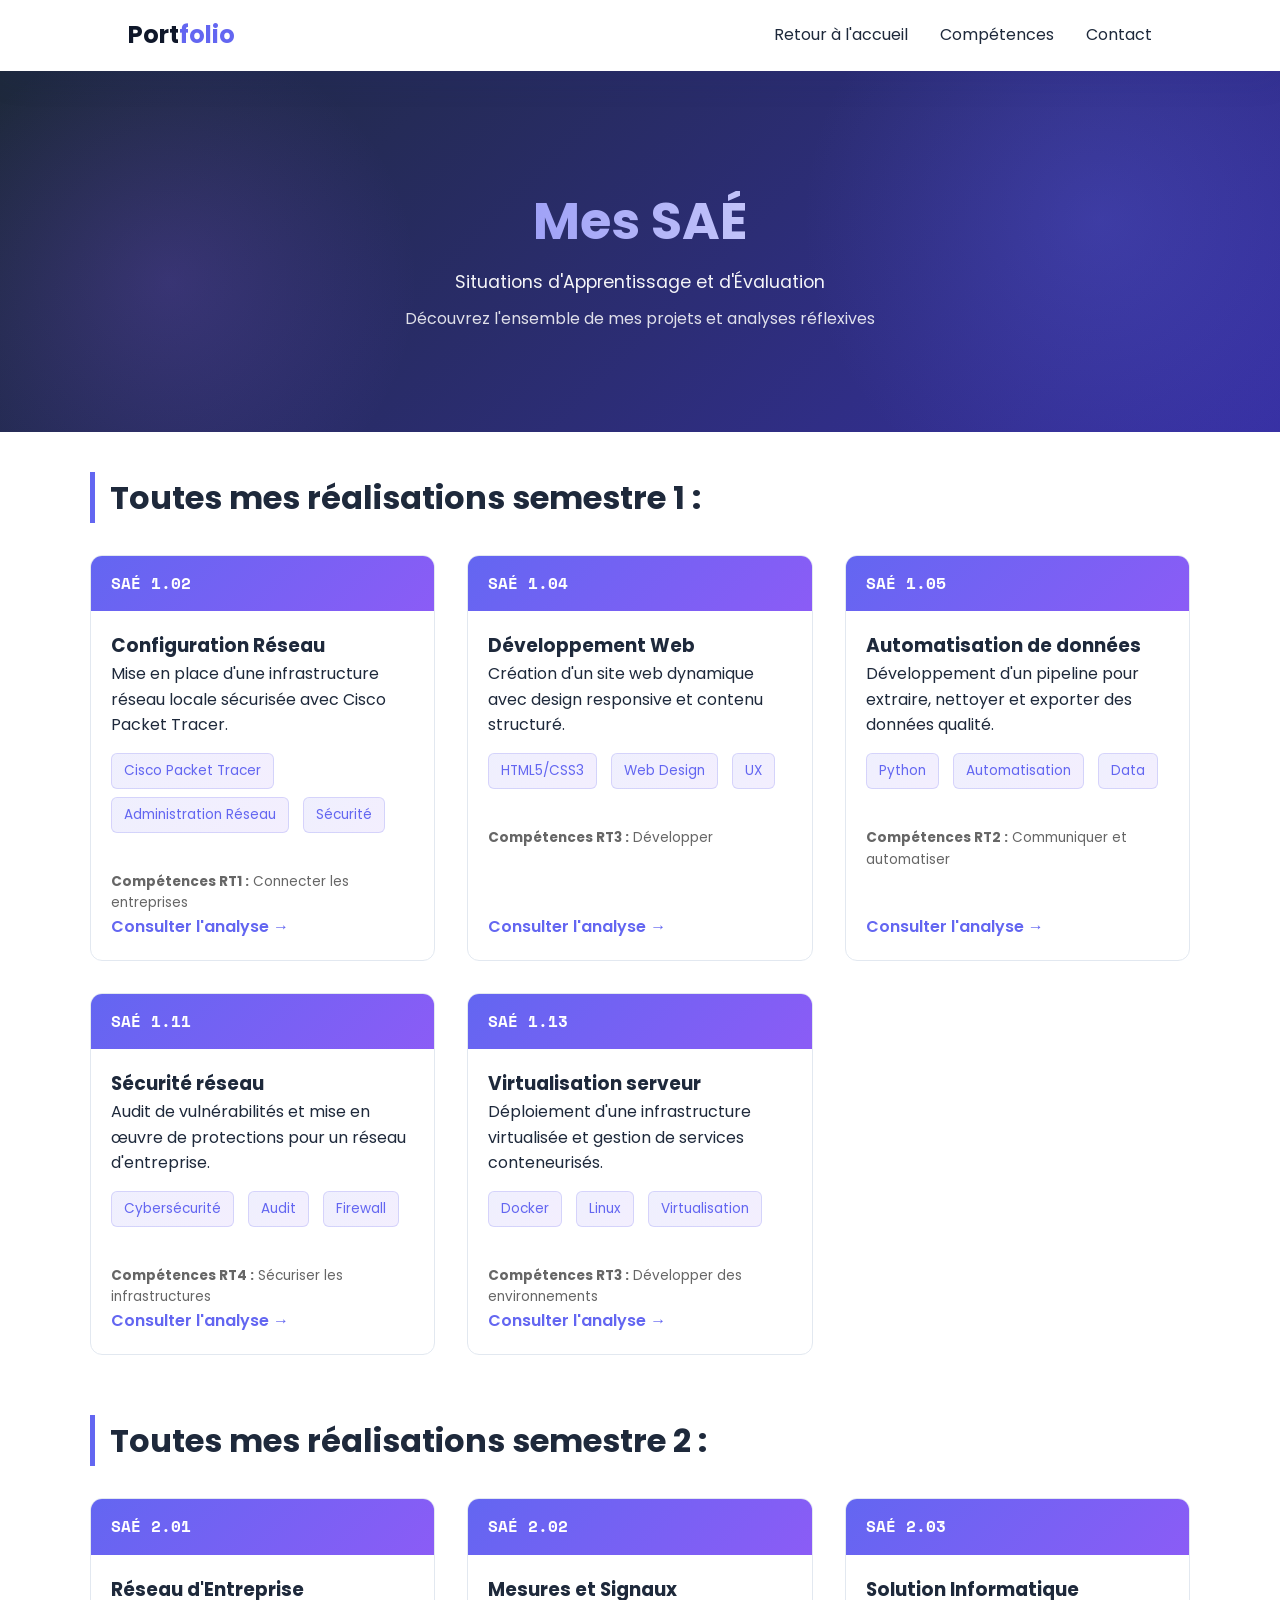
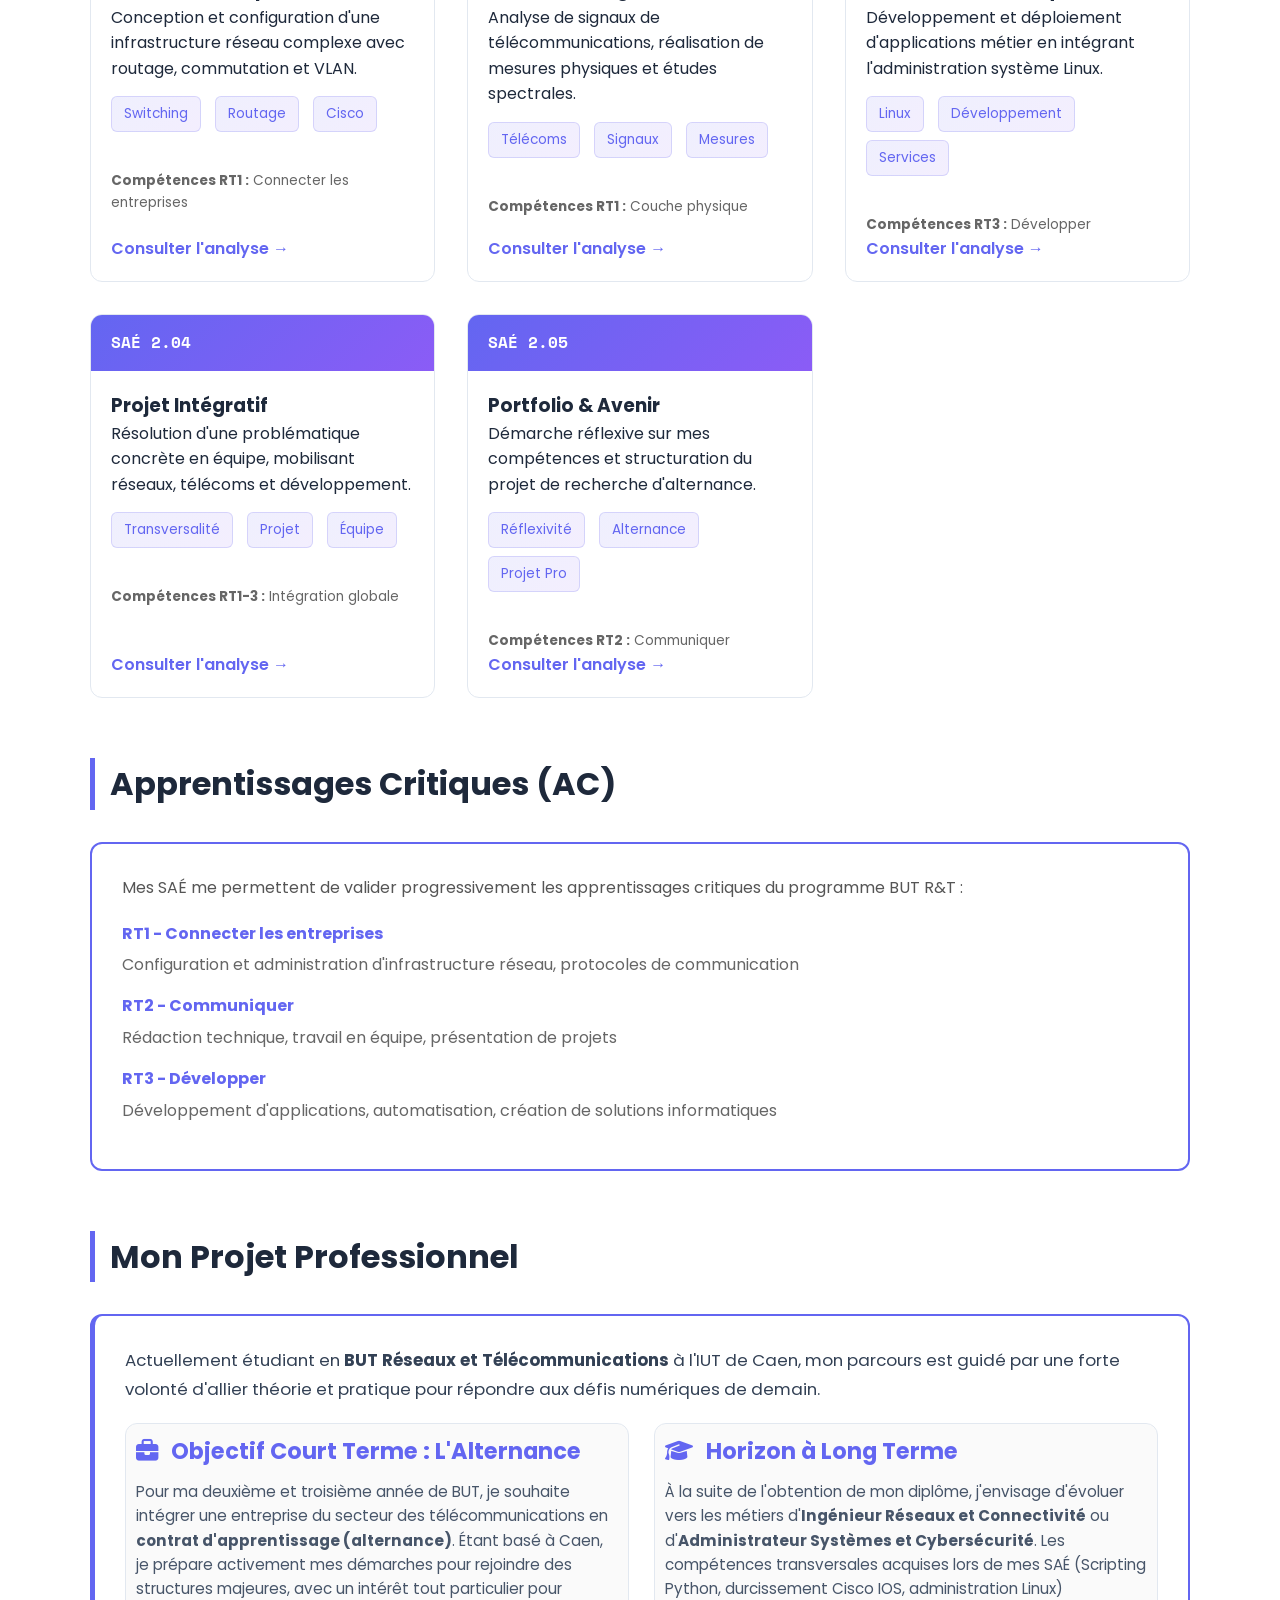
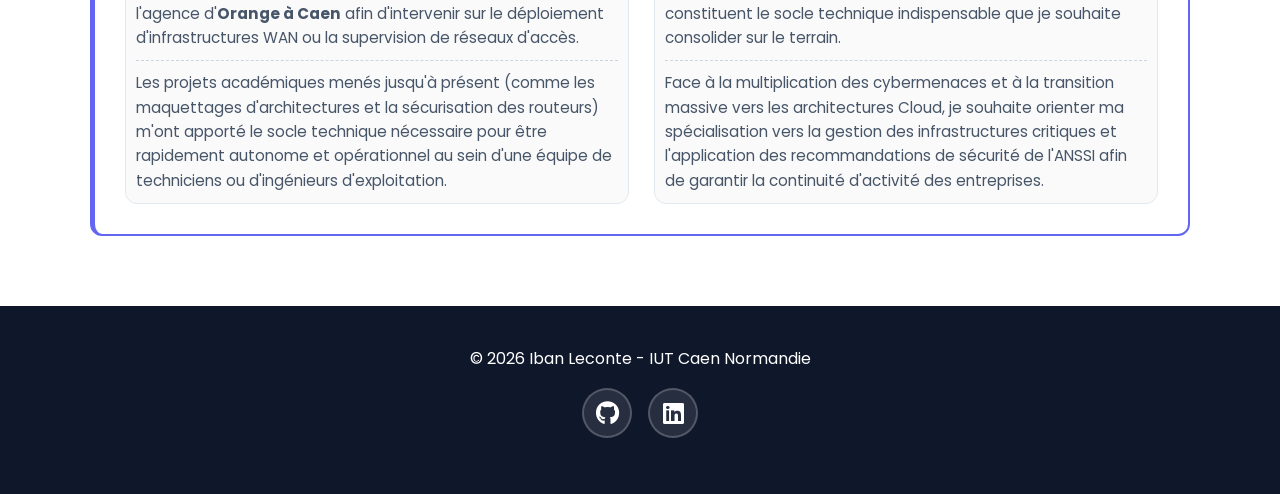
<file: sae.html>
<!DOCTYPE html>
<html lang="fr">

<head>
    <meta charset="UTF-8">
    <meta name="viewport" content="width=device-width, initial-scale=1.0">
    <title>Mes SAÉ - Portfolio Iban Leconte</title>
    <link rel="stylesheet" href="style.css">
    <link href="https://fonts.googleapis.com/css2?family=Poppins:wght@300;400;600&family=Space+Mono&display=swap" rel="stylesheet">
    <link rel="stylesheet" href="https://cdnjs.cloudflare.com/ajax/libs/font-awesome/6.4.0/css/all.min.css">
</head>

<body>

    <nav>
        <div class="logo">Port<span>folio</span></div>
        <div class="menu-toggle">
            <span></span>
            <span></span>
            <span></span>
        </div>
        <ul class="nav-links">
            <li><a href="index.html">Retour à l'accueil</a></li>
            <li><a href="index.html#skills">Compétences</a></li>
            <li><a href="index.html#contact">Contact</a></li>
        </ul>
    </nav>

    <header class="sae-list-hero">
        <div class="container">
            <h1 style="margin-bottom: 15px; background: linear-gradient(90deg, var(--primary) 0%, white 100%); background-clip: text; -webkit-background-clip: text; -webkit-text-fill-color: transparent; color: transparent;">Mes SAÉ</h1>
            <p style="font-size: 1.1rem; opacity: 0.95;">Situations d'Apprentissage et d'Évaluation</p>
            <p style="margin-top: 10px; opacity: 0.85;">Découvrez l'ensemble de mes projets et analyses réflexives</p>
        </div>
    </header>

    <main class="container">
        
        <section class="sae-section">
            <h2 class="section-title">Toutes mes réalisations semestre 1 :</h2>
            <div class="project-grid">
                
                <div class="card">
                <div class="card-header">SAÉ 1.02</div>
                    <div class="card-body">
                        <h3>Configuration Réseau</h3>
                        <p>Mise en place d'une infrastructure réseau locale sécurisée avec Cisco Packet Tracer.</p>
                        <div class="tags">
                            <span>Cisco Packet Tracer</span>
                            <span>Administration Réseau</span>
                            <span>Sécurité</span>
                        </div>
                        <p style="font-size: 0.85rem; color: #666; margin-top: 15px;">
                            <strong>Compétences RT1 :</strong> Connecter les entreprises
                        </p>
                        <a href="sae102.html" class="link-btn" style="display: inline-block; margin-top: 15px;">Consulter l'analyse &rarr;</a>
                    </div>
                </div>

                <div class="card">
                    <div class="card-header">SAÉ 1.04</div>
                    <div class="card-body">
                        <h3>Développement Web</h3>
                        <p>Création d'un site web dynamique avec design responsive et contenu structuré.</p>
                        <div class="tags">
                            <span>HTML5/CSS3</span>
                            <span>Web Design</span>
                            <span>UX</span>
                        </div>
                        <p style="font-size: 0.85rem; color: #666; margin-top: 15px;">
                            <strong>Compétences RT3 :</strong> Développer
                        </p>
                        <a href="sae14.html" class="link-btn" style="display: inline-block; margin-top: 15px;">Consulter l'analyse &rarr;</a>
                    </div>
                </div>

                <div class="card">
                    <div class="card-header">SAÉ 1.05</div>
                    <div class="card-body">
                        <h3>Automatisation de données</h3>
                        <p>Développement d'un pipeline pour extraire, nettoyer et exporter des données qualité.</p>
                        <div class="tags">
                            <span>Python</span>
                            <span>Automatisation</span>
                            <span>Data</span>
                        </div>
                        <p style="font-size: 0.85rem; color: #666; margin-top: 15px;">
                            <strong>Compétences RT2 :</strong> Communiquer et automatiser
                        </p>
                        <a href="sae15.html" class="link-btn" style="display: inline-block; margin-top: 15px;">Consulter l'analyse &rarr;</a>
                    </div>
                </div>

                <div class="card">
                    <div class="card-header">SAÉ 1.11</div>
                    <div class="card-body">
                        <h3>Sécurité réseau</h3>
                        <p>Audit de vulnérabilités et mise en œuvre de protections pour un réseau d'entreprise.</p>
                        <div class="tags">
                            <span>Cybersécurité</span>
                            <span>Audit</span>
                            <span>Firewall</span>
                        </div>
                        <p style="font-size: 0.85rem; color: #666; margin-top: 15px;">
                            <strong>Compétences RT4 :</strong> Sécuriser les infrastructures
                        </p>
                        <a href="sae11.html" class="link-btn" style="display: inline-block; margin-top: 15px;">Consulter l'analyse &rarr;</a>
                    </div>
                </div>

                <div class="card">
                    <div class="card-header">SAÉ 1.13</div>
                    <div class="card-body">
                        <h3>Virtualisation serveur</h3>
                        <p>Déploiement d'une infrastructure virtualisée et gestion de services conteneurisés.</p>
                        <div class="tags">
                            <span>Docker</span>
                            <span>Linux</span>
                            <span>Virtualisation</span>
                        </div>
                        <p style="font-size: 0.85rem; color: #666; margin-top: 15px;">
                            <strong>Compétences RT3 :</strong> Développer des environnements</p>
                        <a href="sae13.html" class="link-btn" style="display: inline-block; margin-top: 15px;">Consulter l'analyse &rarr;</a>
                    </div>
                </div>
            </div>
        </section>

        <!-- ESPACEMENT AJOUTÉ ICI POUR SÉPARER PROPREMENT LES DEUX SEMESTRES -->
        <div style="margin: 60px 0;"></div>
        
        <section class="sae-section">
            <h2 class="section-title">Toutes mes réalisations semestre 2 : </h2>
            <div class="project-grid">
                
                <div class="card">
                    <div class="card-header">SAÉ 2.01</div>
                    <div class="card-body">
                        <h3>Réseau d'Entreprise</h3>
                        <p>Conception et configuration d'une infrastructure réseau complexe avec routage, commutation et VLAN.</p>
                        <div class="tags">
                            <span>Switching</span>
                            <span>Routage</span>
                            <span>Cisco</span>
                        </div>
                        <p style="font-size: 0.85rem; color: #666; margin-top: 15px;">
                            <strong>Compétences RT1 :</strong> Connecter les entreprises
                        </p>
                        <a href="sae201.html" class="link-btn" style="display: inline-block; margin-top: 15px;">Consulter l'analyse &rarr;</a>
                    </div>
                </div>

                <div class="card">
                    <div class="card-header">SAÉ 2.02</div>
                    <div class="card-body">
                        <h3>Mesures et Signaux</h3>
                        <p>Analyse de signaux de télécommunications, réalisation de mesures physiques et études spectrales.</p>
                        <div class="tags">
                            <span>Télécoms</span>
                            <span>Signaux</span>
                            <span>Mesures</span>
                        </div>
                        <p style="font-size: 0.85rem; color: #666; margin-top: 15px;">
                            <strong>Compétences RT1 :</strong> Couche physique
                        </p>
                        <a href="sae202.html" class="link-btn" style="display: inline-block; margin-top: 15px;">Consulter l'analyse &rarr;</a>
                    </div>
                </div>

                <div class="card">
                    <div class="card-header">SAÉ 2.03</div>
                    <div class="card-body">
                        <h3>Solution Informatique</h3>
                        <p>Développement et déploiement d'applications métier en intégrant l'administration système Linux.</p>
                        <div class="tags">
                            <span>Linux</span>
                            <span>Développement</span>
                            <span>Services</span>
                        </div>
                        <p style="font-size: 0.85rem; color: #666; margin-top: 15px;">
                            <strong>Compétences RT3 :</strong> Développer
                        </p>
                        <a href="sae203.html" class="link-btn" style="display: inline-block; margin-top: 15px;">Consulter l'analyse &rarr;</a>
                    </div>
                </div>

                <div class="card">
                    <div class="card-header">SAÉ 2.04</div>
                    <div class="card-body">
                        <h3>Projet Intégratif</h3>
                        <p>Résolution d'une problématique concrète en équipe, mobilisant réseaux, télécoms et développement.</p>
                        <div class="tags">
                            <span>Transversalité</span>
                            <span>Projet</span>
                            <span>Équipe</span>
                        </div>
                        <p style="font-size: 0.85rem; color: #666; margin-top: 15px;">
                            <strong>Compétences RT1-3 :</strong> Intégration globale
                        </p>
                        <a href="sae204.html" class="link-btn" style="display: inline-block; margin-top: 15px;">Consulter l'analyse &rarr;</a>
                    </div>
                </div>

                <div class="card">
                    <div class="card-header">SAÉ 2.05</div>
                    <div class="card-body">
                        <h3>Portfolio & Avenir</h3>
                        <p>Démarche réflexive sur mes compétences et structuration du projet de recherche d'alternance.</p>
                        <div class="tags">
                            <span>Réflexivité</span>
                            <span>Alternance</span>
                            <span>Projet Pro</span>
                        </div>
                        <p style="font-size: 0.85rem; color: #666; margin-top: 15px;">
                            <strong>Compétences RT2 :</strong> Communiquer
                        </p>
                        <a href="sae205.html" class="link-btn" style="display: inline-block; margin-top: 15px;">Consulter l'analyse &rarr;</a>
                    </div>
                </div>

            </div>
        </section>

        <div style="margin: 60px 0;"></div>

        <section class="sae-section">
            <h2 class="section-title">Apprentissages Critiques (AC)</h2>
            <div class="path-card" style="width: 100%;">
                <p>Mes SAÉ me permettent de valider progressivement les apprentissages critiques du programme BUT R&T :</p>
                <ul style="list-style: none; padding-left: 0; margin-top: 20px;">
                    <li style="margin-bottom: 15px;">
                        <strong style="color: var(--primary);">RT1 - Connecter les entreprises</strong>
                        <p style="margin: 5px 0 0 0; color: #666;">Configuration et administration d'infrastructure réseau, protocoles de communication</p>
                    </li>
                    <li style="margin-bottom: 15px;">
                        <strong style="color: var(--primary);">RT2 - Communiquer</strong>
                        <p style="margin: 5px 0 0 0; color: #666;">Rédaction technique, travail en équipe, présentation de projets</p>
                    </li>
                    <li style="margin-bottom: 15px;">
                        <strong style="color: var(--primary);">RT3 - Développer</strong>
                        <p style="margin: 5px 0 0 0; color: #666;">Développement d'applications, automatisation, création de solutions informatiques</p>
                    </li>
                </ul>
            </div>
        </section>

        <div style="margin: 60px 0;"></div>

        <section class="sae-section">
            <h2 class="section-title">Mon Projet Professionnel</h2>
            <div class="path-card" style="width: 100%; border-left: 5px solid var(--primary);">
                <p style="font-size: 1.05rem; margin-bottom: 20px; color: #334155;">
                    Actuellement étudiant en <strong>BUT Réseaux et Télécommunications</strong> à l'IUT de Caen, mon parcours est guidé par une forte volonté d'allier théorie et pratique pour répondre aux défis numériques de demain.
                </p>
                
                <div class="project-grid" style="grid-template-columns: repeat(auto-fit, minmax(300px, 1fr)); gap: 25px; margin-top: 20px;">
                    <div class="card" style="background: #fafafa; border: 1px solid #e2e8f0; box-shadow: none;">
                        <div class="card-body" style="padding: 10px;">
                            <h3 style="color: var(--primary); margin-bottom: 10px;"><i class="fa-solid fa-briefcase" style="margin-right: 8px;"></i> Objectif Court Terme : L'Alternance</h3>
                            <p style="font-size: 0.95rem; color: #475569; line-height: 1.6;">
                                Pour ma deuxième et troisième année de BUT, je souhaite intégrer une entreprise du secteur des télécommunications en <strong>contrat d'apprentissage (alternance)</strong>. Étant basé à Caen, je prépare activement mes démarches pour rejoindre des structures majeures, avec un intérêt tout particulier pour l'agence d'<strong>Orange à Caen</strong> afin d'intervenir sur le déploiement d'infrastructures WAN ou la supervision de réseaux d'accès.
                            </p>
                            <p style="font-size: 0.95rem; color: #475569; line-height: 1.6; margin-top: 10px; border-top: 1px dashed #cbd5e1; padding-top: 10px;">
                                Les projets académiques menés jusqu'à présent (comme les maquettages d'architectures et la sécurisation des routeurs) m'ont apporté le socle technique nécessaire pour être rapidement autonome et opérationnel au sein d'une équipe de techniciens ou d'ingénieurs d'exploitation.
                            </p>
                        </div>
                    </div>

                    <div class="card" style="background: #fafafa; border: 1px solid #e2e8f0; box-shadow: none;">
                        <div class="card-body" style="padding: 10px;">
                            <h3 style="color: var(--primary); margin-bottom: 10px;"><i class="fa-solid fa-graduation-cap" style="margin-right: 8px;"></i> Horizon à Long Terme</h3>
                            <p style="font-size: 0.95rem; color: #475569; line-height: 1.6;">
                                À la suite de l'obtention de mon diplôme, j'envisage d'évoluer vers les métiers d'<strong>Ingénieur Réseaux et Connectivité</strong> ou d'<strong>Administrateur Systèmes et Cybersécurité</strong>. Les compétences transversales acquises lors de mes SAÉ (Scripting Python, durcissement Cisco IOS, administration Linux) constituent le socle technique indispensable que je souhaite consolider sur le terrain.
                            </p>
                            <p style="font-size: 0.95rem; color: #475569; line-height: 1.6; margin-top: 10px; border-top: 1px dashed #cbd5e1; padding-top: 10px;">
                                Face à la multiplication des cybermenaces et à la transition massive vers les architectures Cloud, je souhaite orienter ma spécialisation vers la gestion des infrastructures critiques et l'application des recommandations de sécurité de l'ANSSI afin de garantir la continuité d'activité des entreprises.
                            </p>
                        </div>
                    </div>
                </div>
            </div>
        </section>

    </main>

    <footer style="background: var(--dark); color: white; padding: 40px 10%; text-align: center; margin-top: 50px;">
        <p>&copy; 2026 Iban Leconte - IUT Caen Normandie</p>
        
        <ul class="social-links">
            <li><a href="https://github.com/iban18" target="_blank" rel="noopener noreferrer" title="GitHub"><i class="fab fa-github"></i></a></li>
            <li><a href="https://www.linkedin.com/in/iban-leconte-3233163b8/" target="_blank" rel="noopener noreferrer" title="LinkedIn"><i class="fab fa-linkedin"></i></a></li>
        </ul>
    </footer>

    <script src="script.js"></script>
</body>

</html>
</file>
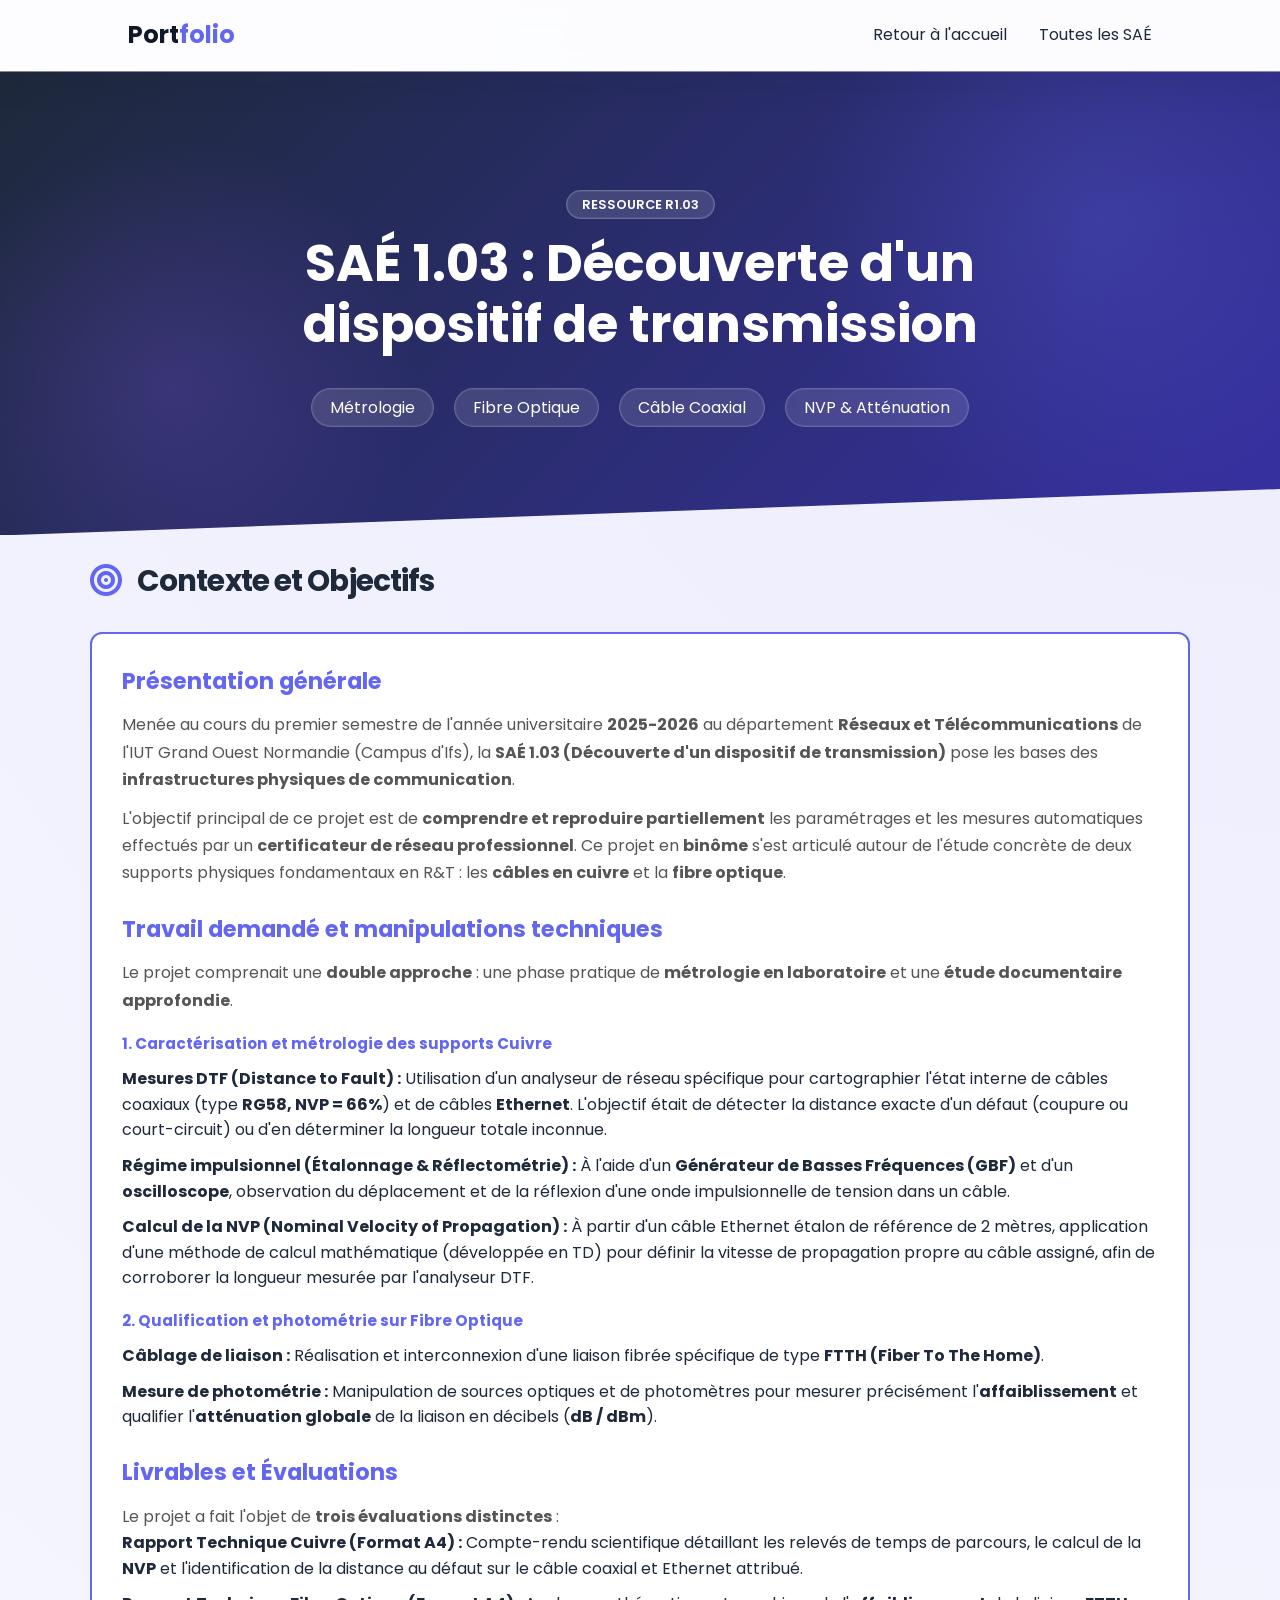
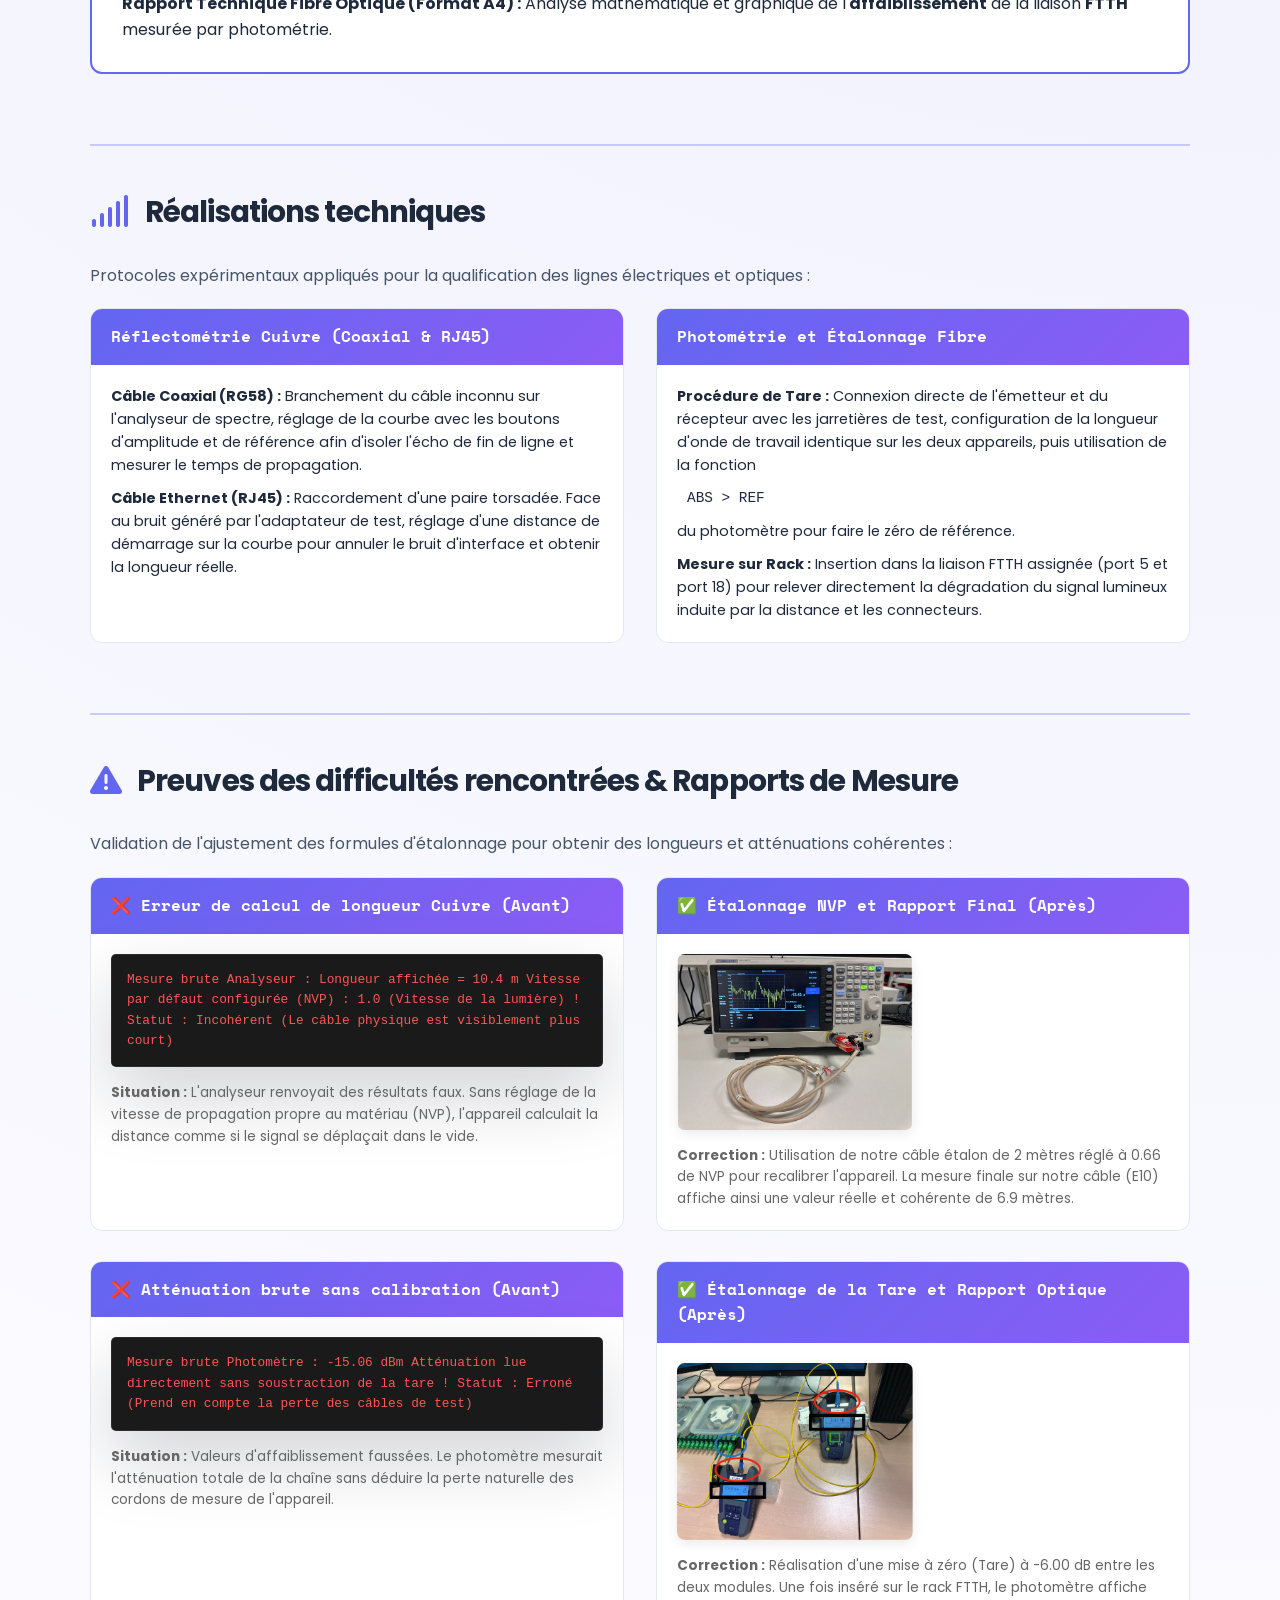
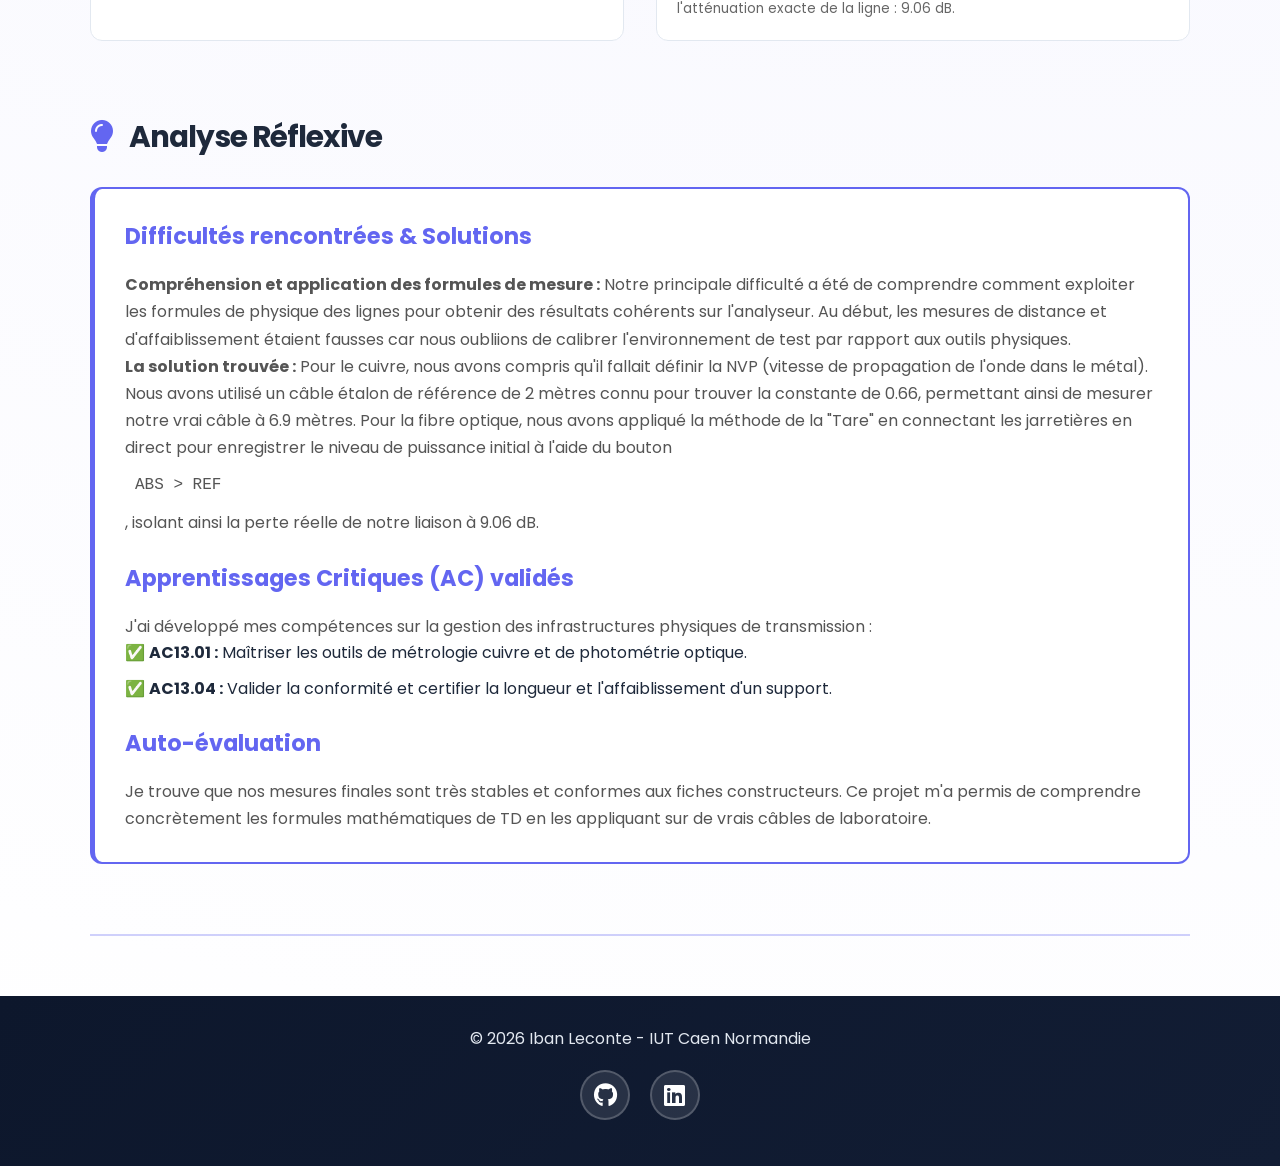
<file: sae13.html>
<!DOCTYPE html>
<html lang="fr">

<head>
    <meta charset="UTF-8">
    <meta name="viewport" content="width=device-width, initial-scale=1.0">
    <title>SAÉ 1.03 - Portfolio Iban Leconte</title>

    <link rel="stylesheet" href="style.css">
    <link href="https://fonts.googleapis.com/css2?family=Poppins:wght@300;400;600&family=Space+Mono&display=swap"
        rel="stylesheet">
    <link rel="stylesheet" href="https://cdnjs.cloudflare.com/ajax/libs/font-awesome/6.4.0/css/all.min.css">
</head>

<body class="sae-page">

    <nav class="glass-nav">
        <div class="logo">Port<span>folio</span></div>
        <div class="menu-toggle">
            <span></span>
            <span></span>
            <span></span>
        </div>
        <ul class="nav-links">
            <li><a href="index.html">Retour à l'accueil</a></li>
            <li><a href="index.html#sae">Toutes les SAÉ</a></li>
        </ul>
    </nav>

    <header class="sae-hero">
        <div class="container">
            <span class="badge">Ressource R1.03</span>
            <h1>SAÉ 1.03 : Découverte d'un dispositif de transmission</h1>
            <div class="tags-container" style="margin-top: 15px;">
                <span class="tag-pill">Métrologie</span>
                <span class="tag-pill">Fibre Optique</span>
                <span class="tag-pill">Câble Coaxial</span>
                <span class="tag-pill">NVP & Atténuation</span>
            </div>
        </div>
    </header>

    <main class="container">
        <section class="content-block">
            <div class="block-header">
                <span class="icon"><i class="fa-solid fa-bullseye" aria-label="Objectif"></i></span>
                <h2>Contexte et Objectifs</h2>
            </div>
            <div class="path-card">
                <h3 style="color: var(--primary); margin-bottom: 12px;"> Présentation générale</h3>
                <p>Menée au cours du premier semestre de l'année universitaire <strong>2025-2026</strong> au département
                    <strong>Réseaux et Télécommunications</strong> de l'IUT Grand Ouest Normandie (Campus d'Ifs), la
                    <strong>SAÉ 1.03 (Découverte d'un dispositif de transmission)</strong> pose les bases des
                    <strong>infrastructures physiques de communication</strong>.</p>

                <p style="margin-top: 12px;">L'objectif principal de ce projet est de <strong>comprendre et reproduire
                        partiellement</strong> les paramétrages et les mesures automatiques effectués par un
                    <strong>certificateur de réseau professionnel</strong>. Ce projet en <strong>binôme</strong> s'est articulé autour de l'étude
                    concrète de deux supports physiques fondamentaux en R&T : les <strong>câbles en cuivre</strong> et
                    la <strong>fibre optique</strong>.</p>

                <h3 style="color: var(--primary); margin-top: 25px; margin-bottom: 12px;"> Travail demandé et
                    manipulations techniques</h3>
                <p>Le projet comprenait une <strong>double approche</strong> : une phase pratique de <strong>métrologie
                        en laboratoire</strong> et une <strong>étude documentaire approfondie</strong>.</p>

                <h4 style="color: var(--primary); margin-top: 18px; margin-bottom: 10px; font-size: 0.95rem;">1.
                    Caractérisation et métrologie des supports Cuivre</h4>
                <ul style="list-style: none; padding-left: 0;">
                    <li><strong>Mesures DTF (Distance to Fault) :</strong> Utilisation d'un analyseur de réseau
                        spécifique pour cartographier l'état interne de câbles coaxiaux (type <strong>RG58, NVP =
                            66%</strong>) et de câbles <strong>Ethernet</strong>. L'objectif était de détecter la
                        distance exacte d'un défaut (coupure ou court-circuit) ou d'en déterminer la longueur totale
                        inconnue.</li>
                    <li style="margin-top: 10px;"><strong>Régime impulsionnel (Étalonnage & Réflectométrie) :</strong> À
                        l'aide d'un <strong>Générateur de Basses Fréquences (GBF)</strong> et d'un
                        <strong>oscilloscope</strong>, observation du déplacement et de la réflexion d'une onde
                        impulsionnelle de tension dans un câble.</li>
                    <li style="margin-top: 10px;"><strong>Calcul de la NVP (Nominal Velocity of Propagation) :</strong>
                        À partir d'un câble Ethernet étalon de référence de 2 mètres, application d'une méthode de
                        calcul mathématique (développée en TD) pour définir la vitesse de propagation propre au câble
                        assigné, afin de corroborer la longueur mesurée par l'analyseur DTF.</li>
                </ul>

                <h4 style="color: var(--primary); margin-top: 18px; margin-bottom: 10px; font-size: 0.95rem;">2.
                    Qualification et photométrie sur Fibre Optique</h4>
                <ul style="list-style: none; padding-left: 0;">
                    <li><strong>Câblage de liaison :</strong> Réalisation et interconnexion d'une liaison fibrée
                        spécifique de type <strong>FTTH (Fiber To The Home)</strong>.</li>
                    <li style="margin-top: 10px;"><strong>Mesure de photométrie :</strong> Manipulation de sources
                        optiques et de photomètres pour mesurer précisément l'<strong>affaiblissement</strong> et
                        qualifier l'<strong>atténuation globale</strong> de la liaison en décibels (<strong>dB /
                            dBm</strong>).</li>
                </ul>

                <h3 style="color: var(--primary); margin-top: 25px; margin-bottom: 12px;"> Livrables et Évaluations</h3>
                <p>Le projet a fait l'objet de <strong>trois évaluations distinctes</strong> :</p>
                <ul style="list-style: none; padding-left: 0;">
                    <li><strong>Rapport Technique Cuivre (Format A4) :</strong> Compte-rendu scientifique détaillant les
                        relevés de temps de parcours, le calcul de la <strong>NVP</strong> et l'identification de la
                        distance au défaut sur le câble coaxial et Ethernet attribué.</li>
                    <li style="margin-top: 10px;"><strong>Rapport Technique Fibre Optique (Format A4) :</strong> Analyse
                        mathématique et graphique de l'<strong>affaiblissement</strong> de la liaison
                        <strong>FTTH</strong> mesurée par photométrie.</li>
                </ul>

                <div class="deliverables">
                    <ul class="check-list"></ul>
                </div>
            </div>
        </section>

        <hr style="margin: 40px 0; border: none; border-top: 2px solid var(--primary); opacity: 0.3;">

        <section class="content-block">
            <div class="block-header">
                <span class="icon"><i class="fa-solid fa-signal" aria-label="Réalisations techniques"></i></span>
                <h2>Réalisations techniques</h2>
            </div>
            <p style="margin-bottom: 20px; color: #475569;">Protocoles expérimentaux appliqués pour la qualification des lignes électriques et optiques :</p>
            <div class="project-grid">
                <div class="card">
                    <div class="card-header">Réflectométrie Cuivre (Coaxial & RJ45)</div>
                    <div class="card-body">
                        <p style="font-size: 0.9rem; margin-bottom: 10px;"><strong>Câble Coaxial (RG58) :</strong> Branchement du câble inconnu sur l'analyseur de spectre, réglage de la courbe avec les boutons d'amplitude et de référence afin d'isoler l'écho de fin de ligne et mesurer le temps de propagation.</p>
                        <p style="font-size: 0.9rem;"><strong>Câble Ethernet (RJ45) :</strong> Raccordement d'une paire torsadée. Face au bruit généré par l'adaptateur de test, réglage d'une distance de démarrage sur la courbe pour annuler le bruit d'interface et obtenir la longueur réelle.</p>
                    </div>
                </div>
                <div class="card">
                    <div class="card-header">Photométrie et Étalonnage Fibre</div>
                    <div class="card-body">
                        <p style="font-size: 0.9rem; margin-bottom: 10px;"><strong>Procédure de Tare :</strong> Connexion directe de l'émetteur et du récepteur avec les jarretières de test, configuration de la longueur d'onde de travail identique sur les deux appareils, puis utilisation de la fonction <code>ABS > REF</code> du photomètre pour faire le zéro de référence.</p>
                        <p style="font-size: 0.9rem;"><strong>Mesure sur Rack :</strong> Insertion dans la liaison FTTH assignée (port 5 et port 18) pour relever directement la dégradation du signal lumineux induite par la distance et les connecteurs.</p>
                    </div>
                </div>
            </div>
        </section>

        <hr style="margin: 40px 0; border: none; border-top: 2px solid var(--primary); opacity: 0.3;">

        <section class="content-block">
            <div class="block-header">
                <span class="icon"><i class="fa-solid fa-exclamation-triangle"
                        aria-label="Preuves des difficultés"></i></span>
                <h2>Preuves des difficultés rencontrées & Rapports de Mesure</h2>
            </div>
            <p style="margin-bottom: 20px; color: #475569;">Validation de l'ajustement des formules d'étalonnage pour obtenir des longueurs et atténuations cohérentes :</p>

            <div class="project-grid">
                <div class="card">
                    <div class="card-header">❌ Erreur de calcul de longueur Cuivre (Avant)</div>
                    <div class="card-body">
                        <div class="terminal-container" style="margin-bottom: 15px; background: #1a1a1a; color: #ff5555; padding: 15px; border-radius: 5px; font-family: monospace; font-size: 0.8rem;">
                            Mesure brute Analyseur : Longueur affichée = 10.4 m
                            Vitesse par défaut configurée (NVP) : 1.0 (Vitesse de la lumière)
                            ! Statut : Incohérent (Le câble physique est visiblement plus court)
                        </div>
                        <p style="font-size: 0.85rem; color: #666;"><strong>Situation :</strong> L'analyseur renvoyait des résultats faux. Sans réglage de la vitesse de propagation propre au matériau (NVP), l'appareil calculait la distance comme si le signal se déplaçait dans le vide.</p>
                    </div>
                </div>

                <div class="card">
                    <div class="card-header">✅ Étalonnage NVP et Rapport Final (Après)</div>
                    <div class="card-body">
                        <div class="image-container" style="margin-bottom: 15px; border: 1px solid var(--border); border-radius: 6px; padding: 5px; background: #fff;">
                            <img src="image copy.png" alt="Rapport de mesure Cuivre validé" style="width: 100%; height: auto;">
                        </div>
                        <p style="font-size: 0.85rem; color: #666;"><strong>Correction :</strong> Utilisation de notre câble étalon de 2 mètres réglé à 0.66 de NVP pour recalibrer l'appareil. La mesure finale sur notre câble (E10) affiche ainsi une valeur réelle et cohérente de 6.9 mètres.</p>
                    </div>
                </div>
            </div>

            <div class="project-grid" style="margin-top: 30px;">
                <div class="card">
                    <div class="card-header">❌ Atténuation brute sans calibration (Avant)</div>
                    <div class="card-body">
                        <div class="terminal-container" style="margin-bottom: 15px; background: #1a1a1a; color: #ff5555; padding: 15px; border-radius: 5px; font-family: monospace; font-size: 0.8rem;">
                            Mesure brute Photomètre : -15.06 dBm
                            Atténuation lue directement sans soustraction de la tare
                            ! Statut : Erroné (Prend en compte la perte des câbles de test)
                        </div>
                        <p style="font-size: 0.85rem; color: #666;"><strong>Situation :</strong> Valeurs d'affaiblissement faussées. Le photomètre mesurait l'atténuation totale de la chaîne sans déduire la perte naturelle des cordons de mesure de l'appareil.</p>
                    </div>
                </div>

                <div class="card">
                    <div class="card-header">✅ Étalonnage de la Tare et Rapport Optique (Après)</div>
                    <div class="card-body">
                        <div class="image-container" style="margin-bottom: 15px; border: 1px solid var(--border); border-radius: 6px; padding: 5px; background: #fff;">
                            <img src="image copy 2.png" alt="Rapport de mesure Atténuation Fibre" style="width: 100%; height: auto;">
                        </div>
                        <p style="font-size: 0.85rem; color: #666;"><strong>Correction :</strong> Réalisation d'une mise à zéro (Tare) à -6.00 dB entre les deux modules. Une fois inséré sur le rack FTTH, le photomètre affiche l'atténuation exacte de la ligne : 9.06 dB.</p>
                    </div>
                </div>
            </div>
        </section>

        <section class="content-block">
            <div class="block-header">
                <span class="icon"><i class="fa-solid fa-lightbulb" aria-label="Analyse réflexive"></i></span>
                <h2>Analyse Réflexive</h2>
            </div>
            <div class="path-card" style="border-left: 5px solid var(--primary);">
                <h3>Difficultés rencontrées & Solutions</h3>
                <p><strong>Compréhension et application des formules de mesure :</strong> Notre principale difficulté a été de comprendre comment exploiter les formules de physique des lignes pour obtenir des résultats cohérents sur l'analyseur. Au début, les mesures de distance et d'affaiblissement étaient fausses car nous oubliions de calibrer l'environnement de test par rapport aux outils physiques.</p>
                <p><strong>La solution trouvée :</strong> Pour le cuivre, nous avons compris qu'il fallait définir la NVP (vitesse de propagation de l'onde dans le métal). Nous avons utilisé un câble étalon de référence de 2 mètres connu pour trouver la constante de 0.66, permettant ainsi de mesurer notre vrai câble à 6.9 mètres. Pour la fibre optique, nous avons appliqué la méthode de la "Tare" en connectant les jarretières en direct pour enregistrer le niveau de puissance initial à l'aide du bouton <code>ABS > REF</code>, isolant ainsi la perte réelle de notre liaison à 9.06 dB.</p>

                <h3 style="margin-top: 25px;">Apprentissages Critiques (AC) validés</h3>
                <p>J'ai développé mes compétences sur la gestion des infrastructures physiques de transmission :</p>
                <ul style="list-style: none; padding-left: 0;">
                    <li style="margin-bottom: 10px;">✅ <strong>AC13.01 :</strong> Maîtriser les outils de métrologie cuivre et de photométrie optique.</li>
                    <li style="margin-bottom: 10px;">✅ <strong>AC13.04 :</strong> Valider la conformité et certifier la longueur et l'affaiblissement d'un support.</li>
                </ul>

                <h3 style="margin-top: 25px;">Auto-évaluation</h3>
                <p>Je trouve que nos mesures finales sont très stables et conformes aux fiches constructeurs. Ce projet m'a permis de comprendre concrètement les formules mathématiques de TD en les appliquant sur de vrais câbles de laboratoire.</p>
            </div>
        </section>

        <hr style="margin: 40px 0; border: none; border-top: 2px solid var(--primary); opacity: 0.3;">

    </main>

    <footer class="sae-footer">
        <p>&copy; 2026 Iban Leconte - IUT Caen Normandie</p>

        <ul class="social-links">
            <li><a href="https://github.com/iban18" target="_blank" rel="noopener noreferrer" title="GitHub"><i
                        class="fab fa-github"></i></a></li>
            <li><a href="https://www.linkedin.com/in/iban-leconte-3233163b8/" target="_blank" rel="noopener noreferrer"
                    title="LinkedIn"><i class="fab fa-linkedin"></i></a></li>
        </ul>
    </footer>

    <script src="script.js"></script>
</body>

</html>
</file>
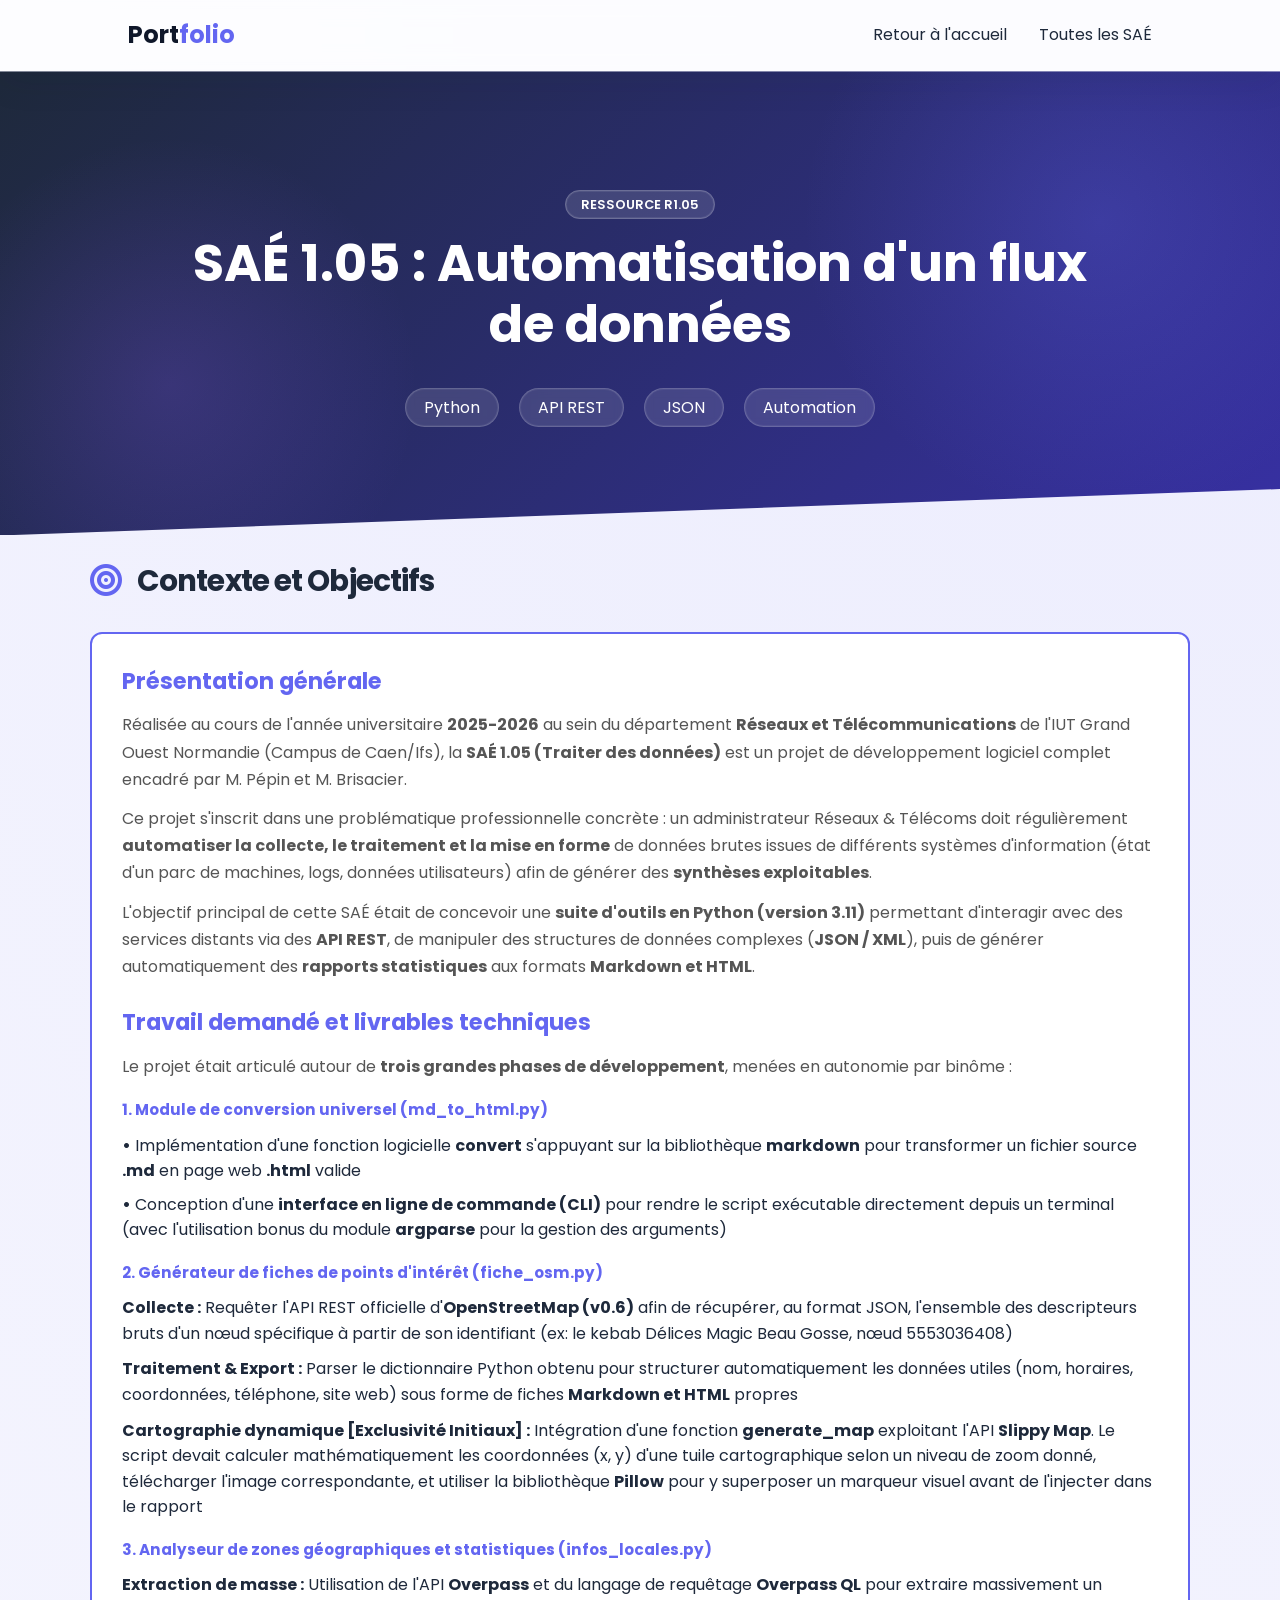
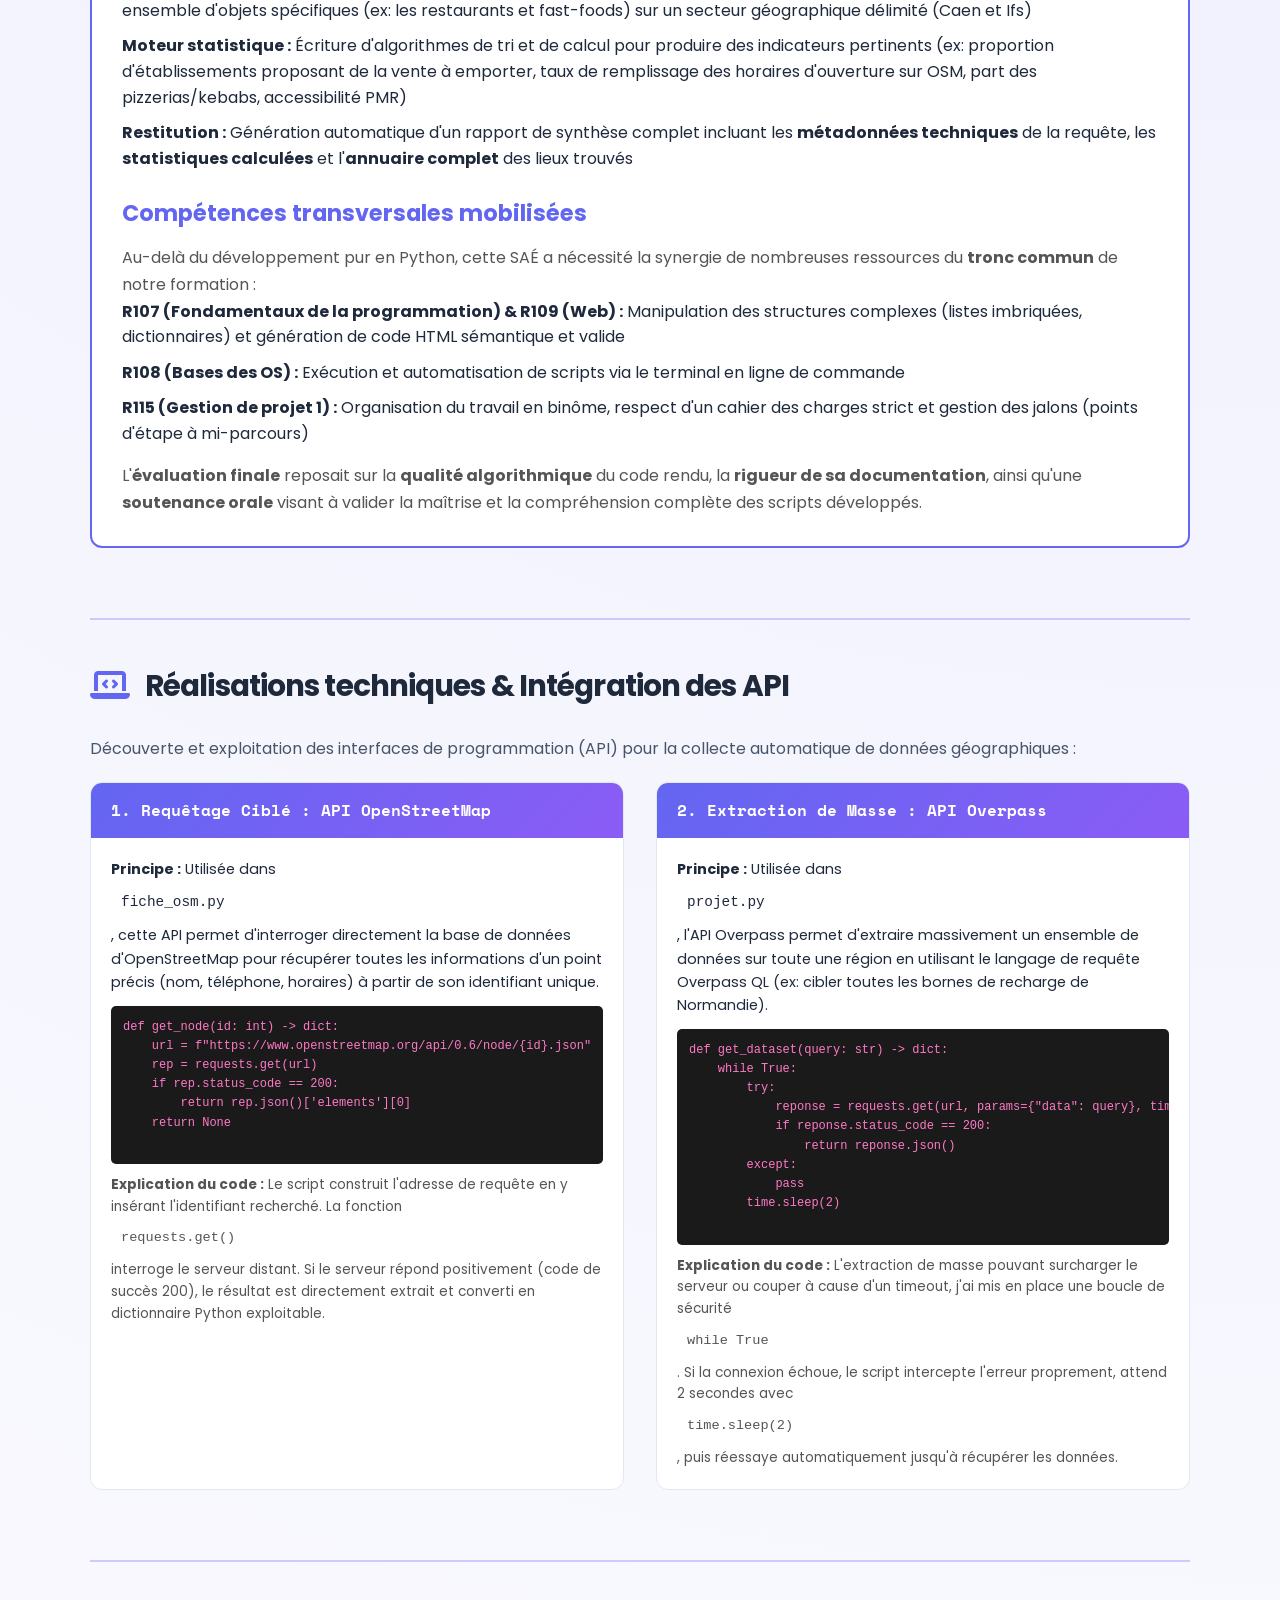
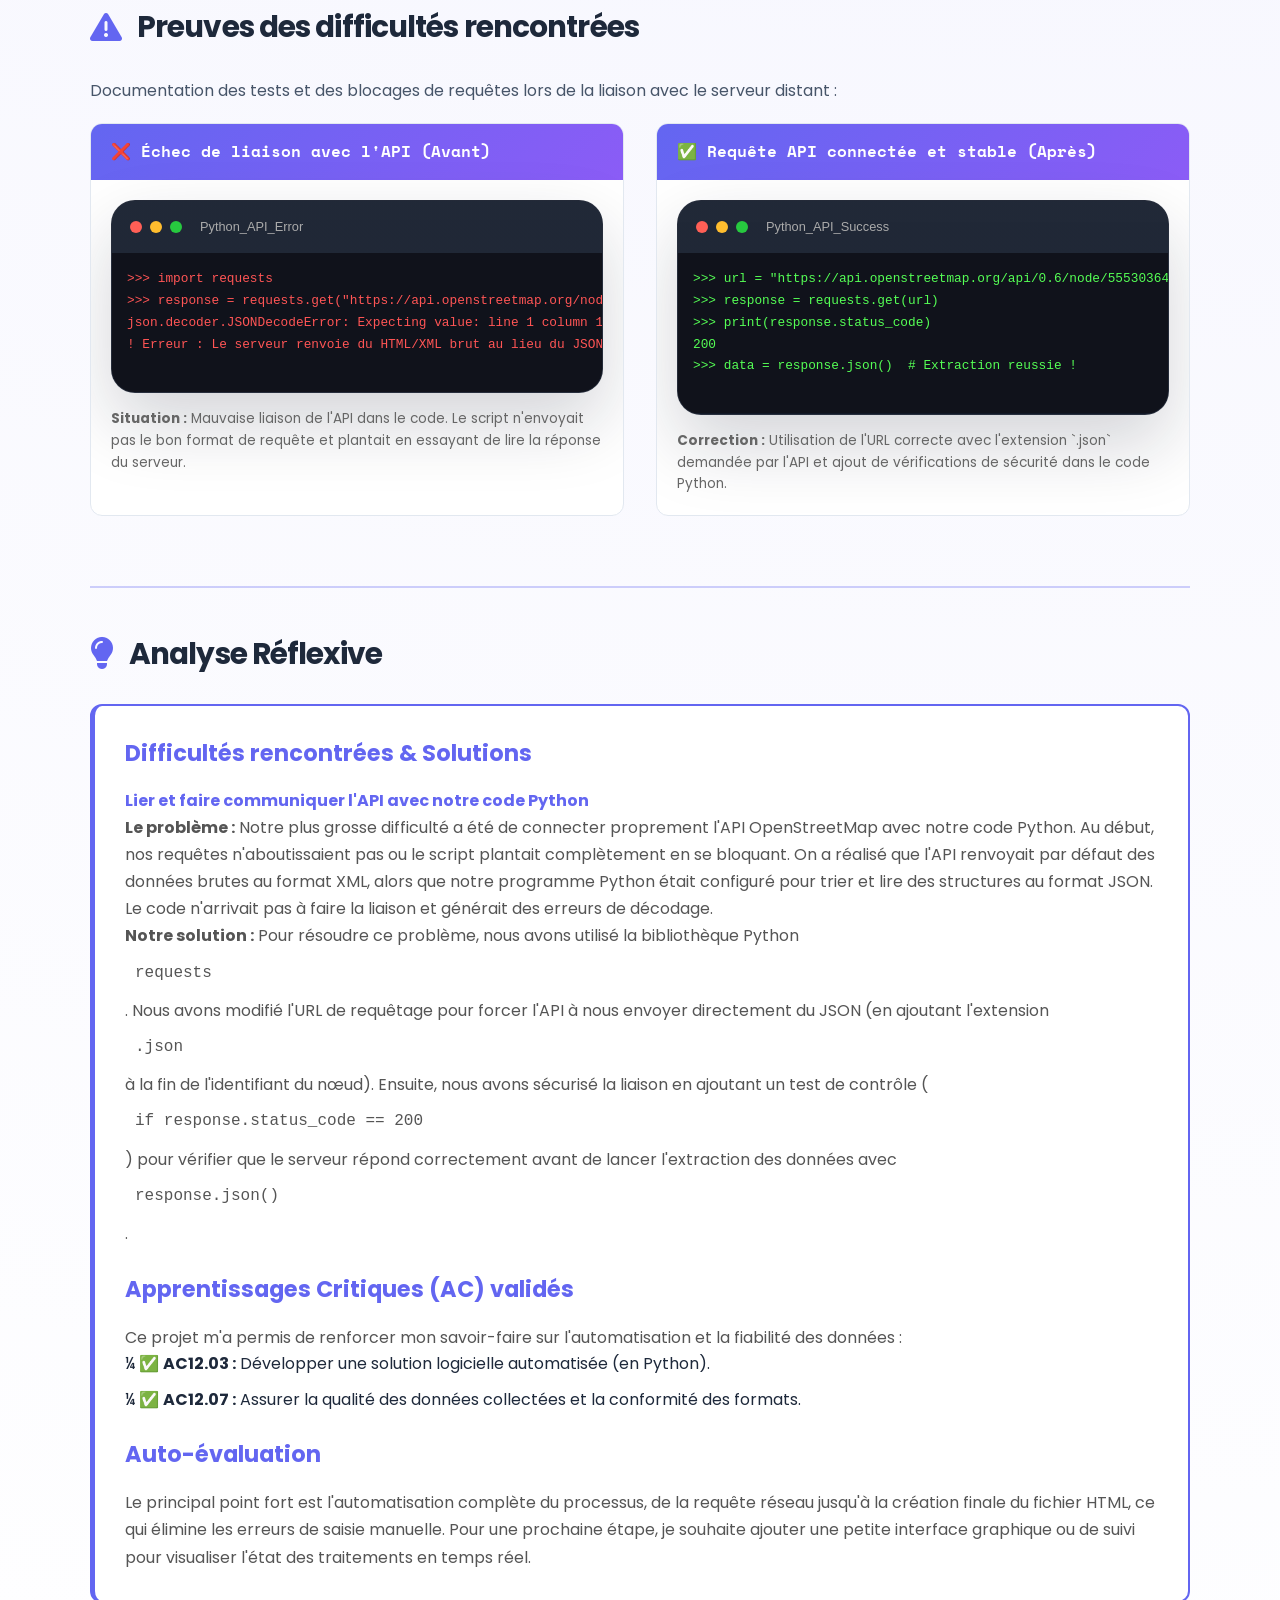
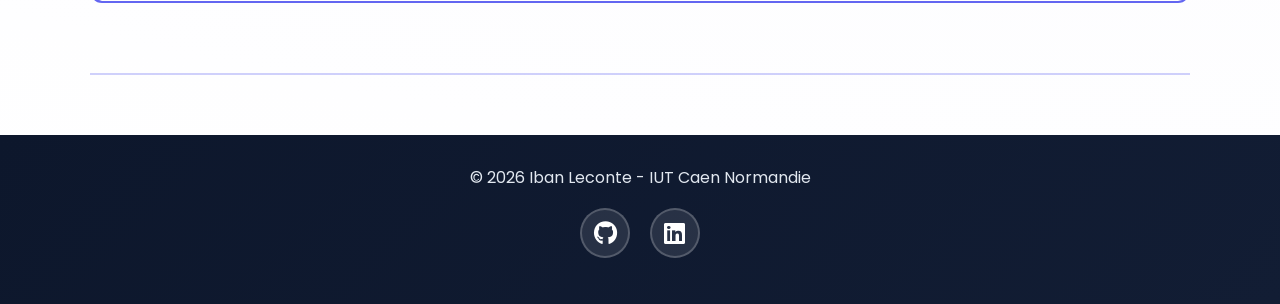
<file: sae15.html>
<!DOCTYPE html>
<html lang="fr">

<head>
    <meta charset="UTF-8">
    <meta name="viewport" content="width=device-width, initial-scale=1.0">
    <title>SAÉ 1.05 - Portfolio Iban Leconte</title>

    <link rel="stylesheet" href="style.css">
    <link href="https://fonts.googleapis.com/css2?family=Poppins:wght@300;400;600&family=Space+Mono&display=swap"
        rel="stylesheet">
    <link rel="stylesheet" href="https://cdnjs.cloudflare.com/ajax/libs/font-awesome/6.4.0/css/all.min.css">
</head>

<body class="sae-page">

    <nav class="glass-nav">
        <div class="logo">Port<span>folio</span></div>
        <div class="menu-toggle">
            <span></span>
            <span></span>
            <span></span>
        </div>
        <ul class="nav-links">
            <li><a href="index.html">Retour à l'accueil</a></li>
            <li><a href="index.html#sae">Toutes les SAÉ</a></li>
        </ul>
    </nav>

    <header class="sae-hero">
        <div class="container">
            <span class="badge">Ressource R1.05</span>
            <h1>SAÉ 1.05 : Automatisation d'un flux de données</h1>
            <div class="tags-container" style="margin-top: 15px;">
                <span class="tag-pill">Python</span>
                <span class="tag-pill">API REST</span>
                <span class="tag-pill">JSON</span>
                <span class="tag-pill">Automation</span>
            </div>
        </div>
    </header>

    <main class="container">
        <section class="content-block">
            <div class="block-header">
                <span class="icon"><i class="fa-solid fa-bullseye" aria-label="Objectif"></i></span>
                <h2>Contexte et Objectifs</h2>
            </div>
            <div class="path-card">
                <h3 style="color: var(--primary); margin-bottom: 12px;"> Présentation générale</h3>
                <p>Réalisée au cours de l'année universitaire <strong>2025-2026</strong> au sein du département
                    <strong>Réseaux et Télécommunications</strong> de l'IUT Grand Ouest Normandie (Campus de Caen/Ifs),
                    la <strong>SAÉ 1.05 (Traiter des données)</strong> est un projet de développement logiciel complet
                    encadré par M. Pépin et M. Brisacier.</p>

                <p style="margin-top: 12px;">Ce projet s'inscrit dans une problématique professionnelle concrète : un
                    administrateur Réseaux & Télécoms doit régulièrement <strong>automatiser la collecte, le traitement
                        et la mise en forme</strong> de données brutes issues de différents systèmes d'information (état
                    d'un parc de machines, logs, données utilisateurs) afin de générer des <strong>synthèses
                        exploitables</strong>.</p>

                <p style="margin-top: 12px;">L'objectif principal de cette SAÉ était de concevoir une <strong>suite
                        d'outils en Python (version 3.11)</strong> permettant d'interagir avec des services distants via
                    des <strong>API REST</strong>, de manipuler des structures de données complexes (<strong>JSON /
                        XML</strong>), puis de générer automatiquement des <strong>rapports statistiques</strong> aux
                    formats <strong>Markdown et HTML</strong>.</p>

                <h3 style="color: var(--primary); margin-top: 25px; margin-bottom: 12px;"> Travail demandé et livrables
                    techniques</h3>
                <p>Le projet était articulé autour de <strong>trois grandes phases de développement</strong>, menées en
                    autonomie par binôme :</p>

                <h4 style="color: var(--primary); margin-top: 18px; margin-bottom: 10px; font-size: 0.95rem;">1. Module
                    de conversion universel (md_to_html.py)</h4>
                <ul style="list-style: none; padding-left: 0;">
                    <li><strong>•</strong> Implémentation d'une fonction logicielle <strong>convert</strong> s'appuyant
                        sur la bibliothèque <strong>markdown</strong> pour transformer un fichier source
                        <strong>.md</strong> en page web <strong>.html</strong> valide</li>
                    <li style="margin-top: 8px;"><strong>•</strong> Conception d'une <strong>interface en ligne de
                            commande (CLI)</strong> pour rendre le script exécutable directement depuis un terminal
                        (avec l'utilisation bonus du module <strong>argparse</strong> pour la gestion des arguments)
                    </li>
                </ul>

                <h4 style="color: var(--primary); margin-top: 18px; margin-bottom: 10px; font-size: 0.95rem;">2.
                    Générateur de fiches de points d'intérêt (fiche_osm.py)</h4>
                <ul style="list-style: none; padding-left: 0;">
                    <li><strong>Collecte :</strong> Requêter l'API REST officielle d'<strong>OpenStreetMap
                            (v0.6)</strong> afin de récupérer, au format JSON, l'ensemble des descripteurs bruts d'un
                        nœud spécifique à partir de son identifiant (ex: le kebab Délices Magic Beau Gosse, nœud
                        5553036408)</li>
                    <li style="margin-top: 10px;"><strong>Traitement & Export :</strong> Parser le dictionnaire Python
                        obtenu pour structurer automatiquement les données utiles (nom, horaires, coordonnées,
                        téléphone, site web) sous forme de fiches <strong>Markdown et HTML</strong> propres</li>
                    <li style="margin-top: 10px;"><strong>Cartographie dynamique [Exclusivité Initiaux] :</strong>
                        Intégration d'une fonction <strong>generate_map</strong> exploitant l'API <strong>Slippy
                            Map</strong>. Le script devait calculer mathématiquement les coordonnées (x, y) d'une tuile
                        cartographique selon un niveau de zoom donné, télécharger l'image correspondante, et utiliser la
                        bibliothèque <strong>Pillow</strong> pour y superposer un marqueur visuel avant de l'injecter
                        dans le rapport</li>
                </ul>

                <h4 style="color: var(--primary); margin-top: 18px; margin-bottom: 10px; font-size: 0.95rem;">3.
                    Analyseur de zones géographiques et statistiques (infos_locales.py)</h4>
                <ul style="list-style: none; padding-left: 0;">
                    <li><strong>Extraction de masse :</strong> Utilisation de l'API <strong>Overpass</strong> et du
                        langage de requêtage <strong>Overpass QL</strong> pour extraire massivement un ensemble d'objets
                        spécifiques (ex: les restaurants et fast-foods) sur un secteur géographique délimité (Caen et
                        Ifs)</li>
                    <li style="margin-top: 10px;"><strong>Moteur statistique :</strong> Écriture d'algorithmes de tri et
                        de calcul pour produire des indicateurs pertinents (ex: proportion d'établissements proposant de
                        la vente à emporter, taux de remplissage des horaires d'ouverture sur OSM, part des
                        pizzerias/kebabs, accessibilité PMR)</li>
                    <li style="margin-top: 10px;"><strong>Restitution :</strong> Génération automatique d'un rapport de
                        synthèse complet incluant les <strong>métadonnées techniques</strong> de la requête, les
                        <strong>statistiques calculées</strong> et l'<strong>annuaire complet</strong> des lieux trouvés
                    </li>
                </ul>

                <h3 style="color: var(--primary); margin-top: 25px; margin-bottom: 12px;"> Compétences transversales
                    mobilisées</h3>
                <p>Au-delà du développement pur en Python, cette SAÉ a nécessité la synergie de nombreuses ressources du
                    <strong>tronc commun</strong> de notre formation :</p>
                <ul style="list-style: none; padding-left: 0;">
                    <li><strong>R107 (Fondamentaux de la programmation) & R109 (Web) :</strong> Manipulation des
                        structures complexes (listes imbriquées, dictionnaires) et génération de code HTML sémantique et
                        valide</li>
                    <li style="margin-top: 10px;"><strong>R108 (Bases des OS) :</strong> Exécution et automatisation de
                        scripts via le terminal en ligne de commande</li>
                    <li style="margin-top: 10px;"><strong>R115 (Gestion de projet 1) :</strong> Organisation du travail
                        en binôme, respect d'un cahier des charges strict et gestion des jalons (points d'étape à
                        mi-parcours)</li>
                </ul>

                <p style="margin-top: 15px;">L'<strong>évaluation finale</strong> reposait sur la <strong>qualité
                        algorithmique</strong> du code rendu, la <strong>rigueur de sa documentation</strong>, ainsi
                    qu'une <strong>soutenance orale</strong> visant à valider la maîtrise et la compréhension complète
                    des scripts développés.</p>
                <div class="deliverables">
                    <ul class="check-list"></ul>
                </div>
            </div>
        </section>

        <hr style="margin: 40px 0; border: none; border-top: 2px solid var(--primary); opacity: 0.3;">

        <section class="content-block">
            <div class="block-header">
                <span class="icon"><i class="fa-solid fa-laptop-code" aria-label="Réalisations techniques"></i></span>
                <h2>Réalisations techniques & Intégration des API</h2>
            </div>
            <p style="margin-bottom: 20px; color: #475569;">Découverte et exploitation des interfaces de programmation (API) pour la collecte automatique de données géographiques :</p>
            
            <div class="project-grid">
                <div class="card">
                    <div class="card-header">1. Requêtage Ciblé : API OpenStreetMap</div>
                    <div class="card-body">
                        <p style="font-size: 0.9rem; margin-bottom: 12px;"><strong>Principe :</strong> Utilisée dans <code>fiche_osm.py</code>, cette API permet d'interroger directement la base de données d'OpenStreetMap pour récupérer toutes les informations d'un point précis (nom, téléphone, horaires) à partir de son identifiant unique.</p>
                        <pre style="background: #1a1a1a; color: #ff79c6; padding: 12px; font-size: 0.75rem; border-radius: 5px; overflow-x: auto; font-family: monospace;">
def get_node(id: int) -> dict:
    url = f"https://www.openstreetmap.org/api/0.6/node/{id}.json"
    rep = requests.get(url)
    if rep.status_code == 200:
        return rep.json()['elements'][0]
    return None
                        </pre>
                        <p style="font-size: 0.85rem; color: #555; margin-top: 10px;"><strong>Explication du code :</strong> Le script construit l'adresse de requête en y insérant l'identifiant recherché. La fonction <code>requests.get()</code> interroge le serveur distant. Si le serveur répond positivement (code de succès 200), le résultat est directement extrait et converti en dictionnaire Python exploitable.</p>
                    </div>
                </div>

                <div class="card">
                    <div class="card-header">2. Extraction de Masse : API Overpass</div>
                    <div class="card-body">
                        <p style="font-size: 0.9rem; margin-bottom: 12px;"><strong>Principe :</strong> Utilisée dans <code>projet.py</code>, l'API Overpass permet d'extraire massivement un ensemble de données sur toute une région en utilisant le langage de requête Overpass QL (ex: cibler toutes les bornes de recharge de Normandie).</p>
                        <pre style="background: #1a1a1a; color: #ff79c6; padding: 12px; font-size: 0.75rem; border-radius: 5px; overflow-x: auto; font-family: monospace;">
def get_dataset(query: str) -> dict:
    while True:
        try:
            reponse = requests.get(url, params={"data": query}, timeout=30)
            if reponse.status_code == 200:
                return reponse.json()
        except:
            pass
        time.sleep(2)
                        </pre>
                        <p style="font-size: 0.85rem; color: #555; margin-top: 10px;"><strong>Explication du code :</strong> L'extraction de masse pouvant surcharger le serveur ou couper à cause d'un timeout, j'ai mis en place une boucle de sécurité <code>while True</code>. Si la connexion échoue, le script intercepte l'erreur proprement, attend 2 secondes avec <code>time.sleep(2)</code>, puis réessaye automatiquement jusqu'à récupérer les données.</p>
                    </div>
                </div>
            </div>
        </section>

        <hr style="margin: 40px 0; border: none; border-top: 2px solid var(--primary); opacity: 0.3;">

        <section class="content-block">
            <div class="block-header">
                <span class="icon"><i class="fa-solid fa-exclamation-triangle"
                        aria-label="Preuves des difficultés"></i></span>
                <h2>Preuves des difficultés rencontrées</h2>
            </div>
            <p style="margin-bottom: 20px; color: #475569;">Documentation des tests et des blocages de requêtes lors de la liaison avec le serveur distant :</p>

            <div class="project-grid">
                <div class="card">
                    <div class="card-header">❌ Échec de liaison avec l'API (Avant)</div>
                    <div class="card-body">
                        <div class="terminal-container" style="margin-bottom: 15px;">
                            <div class="terminal-header">
                                <span class="dot red"></span>
                                <span class="dot yellow"></span>
                                <span class="dot green"></span>
                                <span class="terminal-title">Python_API_Error</span>
                            </div>
                            <pre class="terminal-body" style="background: #10121b; padding: 15px; color: #ff5555; font-family: monospace; font-size: 0.8rem;">
>>> import requests
>>> response = requests.get("https://api.openstreetmap.org/node/...")
json.decoder.JSONDecodeError: Expecting value: line 1 column 1 (char 0)
! Erreur : Le serveur renvoie du HTML/XML brut au lieu du JSON attendu
                            </pre>
                        </div>
                        <p style="font-size: 0.85rem; color: #666;"><strong>Situation :</strong> Mauvaise liaison de l'API dans le code. Le script n'envoyait pas le bon format de requête et plantait en essayant de lire la réponse du serveur.</p>
                    </div>
                </div>

                <div class="card">
                    <div class="card-header">✅ Requête API connectée et stable (Après)</div>
                    <div class="card-body">
                        <div class="terminal-container" style="margin-bottom: 15px;">
                            <div class="terminal-header">
                                <span class="dot red"></span>
                                <span class="dot yellow"></span>
                                <span class="dot green"></span>
                                <span class="terminal-title">Python_API_Success</span>
                            </div>
                            <pre class="terminal-body" style="background: #10121b; padding: 15px; color: #55ff55; font-family: monospace; font-size: 0.8rem;">
>>> url = "https://api.openstreetmap.org/api/0.6/node/5553036408.json"
>>> response = requests.get(url)
>>> print(response.status_code)
200
>>> data = response.json()  # Extraction reussie !
                            </pre>
                        </div>
                        <p style="font-size: 0.85rem; color: #666;"><strong>Correction :</strong> Utilisation de l'URL correcte avec l'extension `.json` demandée par l'API et ajout de vérifications de sécurité dans le code Python.</p>
                    </div>
                </div>
            </div>
        </section>

        <hr style="margin: 40px 0; border: none; border-top: 2px solid var(--primary); opacity: 0.3;">

        <section class="content-block">
            <div class="block-header">
                <span class="icon"><i class="fa-solid fa-lightbulb" aria-label="Analyse réflexive"></i></span>
                <h2>Analyse Réflexive</h2>
            </div>
            <div class="path-card" style="border-left: 5px solid var(--primary);">
                <h3>Difficultés rencontrées & Solutions</h3>
                
                <h4 style="color: var(--primary); margin-top: 15px;">Lier et faire communiquer l'API avec notre code Python</h4>
                <p><strong>Le problème :</strong> Notre plus grosse difficulté a été de connecter proprement l'API OpenStreetMap avec notre code Python. Au début, nos requêtes n'aboutissaient pas ou le script plantait complètement en se bloquant. On a réalisé que l'API renvoyait par défaut des données brutes au format XML, alors que notre programme Python était configuré pour trier et lire des structures au format JSON. Le code n'arrivait pas à faire la liaison et générait des erreurs de décodage.</p>
                
                <p><strong>Notre solution :</strong> Pour résoudre ce problème, nous avons utilisé la bibliothèque Python <code>requests</code>. Nous avons modifié l'URL de requêtage pour forcer l'API à nous envoyer directement du JSON (en ajoutant l'extension <code>.json</code> à la fin de l'identifiant du nœud). Ensuite, nous avons sécurisé la liaison en ajoutant un test de contrôle (<code>if response.status_code == 200</code>) pour vérifier que le serveur répond correctement avant de lancer l'extraction des données avec <code>response.json()</code>.</p>

                <h3 style="margin-top: 25px;">Apprentissages Critiques (AC) validés</h3>
                <p>Ce projet m'a permis de renforcer mon savoir-faire sur l'automatisation et la fiabilité des données :</p>
                <ul style="list-style: none; padding-left: 0;">
                    <li style="margin-bottom: 10px;">¼ ✅ <strong>AC12.03 :</strong> Développer une solution logicielle automatisée (en Python).</li>
                    <li style="margin-bottom: 10px;">¼ ✅ <strong>AC12.07 :</strong> Assurer la qualité des données collectées et la conformité des formats.</li>
                </ul>

                <h3 style="margin-top: 25px;">Auto-évaluation</h3>
                <p>Le principal point fort est l'automatisation complète du processus, de la requête réseau jusqu'à la création finale du fichier HTML, ce qui élimine les erreurs de saisie manuelle. Pour une prochaine étape, je souhaite ajouter une petite interface graphique ou de suivi pour visualiser l'état des traitements en temps réel.</p>
            </div>
        </section>

        <hr style="margin: 40px 0; border: none; border-top: 2px solid var(--primary); opacity: 0.3;">

    </main>

    <footer class="sae-footer">
        <p>&copy; 2026 Iban Leconte - IUT Caen Normandie</p>

        <ul class="social-links">
            <li><a href="https://github.com/iban18" target="_blank" rel="noopener noreferrer" title="GitHub"><i
                        class="fab fa-github"></i></a></li>
            <li><a href="https://www.linkedin.com/in/iban-leconte-3233163b8/" target="_blank" rel="noopener noreferrer"
                    title="LinkedIn"><i class="fab fa-linkedin"></i></a></li>
        </ul>
    </footer>

    <script src="script.js"></script>
</body>

</html>
</file>
<file: style.css>
:root {
    --primary: #6366f1;
    --secondary: #8b5cf6;
    --dark: #0f172a;
    --light: #f8fafc;
    --text: #1e293b;
    --border: #e2e8f0;
    --accent: #ec4899;
    --glass-bg: rgba(255, 255, 255, 0.7);
    --glass-border: rgba(255, 255, 255, 0.3);
    --shadow-soft: 0 8px 32px 0 rgba(31, 38, 135, 0.08);
}

* { margin: 0; padding: 0; box-sizing: border-box; }

body {
    font-family: 'Poppins', sans-serif;
    color: var(--text);
    line-height: 1.6;
    scroll-behavior: smooth;
}

/* Navigation */
nav {
    display: flex;
    justify-content: space-between;
    align-items: center;
    padding: 1rem 10%;
    background: rgba(255, 255, 255, 0.7);
    backdrop-filter: blur(10px);
    border-bottom: 1px solid rgba(255, 255, 255, 0.3);
    box-shadow: 0 8px 32px rgba(31, 38, 135, 0.1), inset 0 1px 0 rgba(255, 255, 255, 0.5);
    position: sticky;
    top: 0;
    z-index: 1000;
}

.logo { font-weight: 700; font-size: 1.5rem; color: var(--dark); }
.logo span { color: var(--primary); }

/* Menu Hamburger */
.menu-toggle {
    display: none;
    flex-direction: column;
    cursor: pointer;
    gap: 5px;
}

.menu-toggle span {
    width: 25px;
    height: 3px;
    background: var(--dark);
    border-radius: 2px;
    transition: all 0.3s ease;
}

.menu-toggle.active span:nth-child(1) {
    transform: rotate(45deg) translate(8px, 8px);
}

.menu-toggle.active span:nth-child(2) {
    opacity: 0;
}

.menu-toggle.active span:nth-child(3) {
    transform: rotate(-45deg) translate(7px, -7px);
}

.nav-links { display: flex; list-style: none; gap: 2rem; }
.nav-links a { text-decoration: none; color: var(--text); font-weight: 400; transition: 0.3s; }
.nav-links a:hover { color: var(--primary); }

/* Hero Section - FOND MODIFIÉ ICI */
.hero {
    padding: 50px 10%;
    /* Nouveau dégradé plus intense et vibrant au lieu du gris/bleu très sombre */
    background: linear-gradient(135deg, #1e293b 0%, #3730a3 100%);
    min-height: auto;
    display: flex;
    align-items: center;
    color: white;
    position: relative;
    overflow: hidden;
}

/* Décoration SVG en arrière-plan */
.hero::before {
    content: '';
    position: absolute;
    top: -100px;
    right: -100px;
    width: 600px;
    height: 600px;
    background: radial-gradient(circle, var(--c1-color, rgba(99, 102, 241, 0.25)) 0%, rgba(99, 102, 241, 0) 70%);
    border-radius: 50%;
    pointer-events: none;
    transform: translate(var(--c1-tx, 0px), var(--c1-ty, 0px));
    transition: transform 3.5s ease-in-out, background 2.5s ease-in-out;
}

.hero::after {
    content: '';
    position: absolute;
    bottom: -100px;
    left: -50px;
    width: 500px;
    height: 500px;
    background: radial-gradient(circle, var(--c2-color, rgba(139, 92, 246, 0.2)) 0%, rgba(139, 92, 246, 0) 70%);
    border-radius: 50%;
    pointer-events: none;
    transform: translate(var(--c2-tx, 0px), var(--c2-ty, 0px));
    transition: transform 4s ease-in-out, background 2.5s ease-in-out;
}

.hero-content { display: flex; align-items: center; gap: 4rem; flex-wrap: wrap; position: relative; z-index: 1; }
.hero-text { flex: 1; min-width: 300px; }
.hero-text h1 { font-size: 3.5rem; line-height: 1.2; margin-bottom: 1.5rem; color: white; }
.highlight { color: #a5b4fc; /* Couleur de mise en valeur légèrement adoucie pour contraster avec le nouveau fond */ }
.subtitle { font-size: 1.2rem; color: var(--secondary); font-weight: 600; margin-bottom: 1rem; }
.hero-text > p { margin-bottom: 1.5rem; color: rgba(255, 255, 255, 0.9); font-size: 1.05rem; }

.profile-img {
    width: 280px;
    height: 280px;
    border-radius: 20px;
    object-fit: cover;
    box-shadow: 0px 10px 30px rgba(0, 0, 0, 0.4); /* Ombre accentuée pour détacher l'image du fond */
}

/* Sections */
.container { padding: 80px 10%; }
.bg-light { background-color: var(--light); }
.section-title { font-size: 2rem; margin-bottom: 2rem; border-left: 5px solid var(--primary); padding-left: 15px; }
.section-intro { margin-bottom: 3rem; color: #666; }

/* Cartes SAÉ */
.project-grid { display: grid; grid-template-columns: repeat(auto-fit, minmax(300px, 1fr)); gap: 2rem; }
.project-scroll { overflow-x: auto; padding-bottom: 16px; margin-bottom: 1.5rem; scroll-snap-type: x proximity; -webkit-overflow-scrolling: touch; }
.project-scroll .project-grid { display: flex; flex-wrap: nowrap; gap: 1.5rem; }
.project-scroll .card { min-width: 300px; flex: 0 0 300px; scroll-snap-align: start; }
.project-scroll::-webkit-scrollbar { height: 10px; }
.project-scroll::-webkit-scrollbar-track { background: transparent; }
.project-scroll::-webkit-scrollbar-thumb { background: rgba(99, 102, 241, 0.35); border-radius: 999px; }

/* NOUVEAU : Alignement des cartes avec Flexbox */
.card {
    background: white;
    border-radius: 12px;
    overflow: hidden;
    border: 1px solid var(--border);
    transition: transform 0.3s, box-shadow 0.3s;
    
    display: flex;
    flex-direction: column;
    height: 100%;
}

/* Video inside project cards */
.project-video {
    width: 100%;
    height: 220px;
    object-fit: cover;
    display: block;
    background: #000;
    cursor: pointer;
}

@media (max-width: 600px) {
    .project-video { height: 160px; }
}
.card:hover { transform: translateY(-10px); box-shadow: 0 15px 40px rgba(99, 102, 241, 0.15); }
.card-header { background: linear-gradient(135deg, var(--primary) 0%, var(--secondary) 100%); color: white; padding: 15px 20px; font-family: 'Space Mono', monospace; font-weight: 600; }

/* NOUVEAU : Le corps de la carte prend tout l'espace disponible */
.card-body { 
    padding: 20px; 
    display: flex;
    flex-direction: column;
    flex: 1;
}

.tags { margin: 15px 0; }
.tags span {
    background: linear-gradient(135deg, rgba(99, 102, 241, 0.1) 0%, rgba(139, 92, 246, 0.1) 100%);
    color: var(--primary);
    padding: 6px 12px;
    border-radius: 6px;
    font-size: 0.85rem;
    border: 1px solid rgba(99, 102, 241, 0.2);
    margin-right: 10px;
    margin-bottom: 8px;
    display: inline-block;
}
.link-btn { 
    color: var(--primary); 
    text-decoration: none; 
    font-weight: 600;
    transition: 0.3s;
}
.link-btn:hover { color: var(--secondary); }

/* NOUVEAU : Pousse le bouton d'analyse en bas de la carte */
.card-body .link-btn {
    margin-top: auto !important;
}

/* Boutons */
.btn {
    display: inline-block;
    padding: 12px 28px;
    background: linear-gradient(135deg, var(--primary) 0%, var(--secondary) 100%);
    color: white !important;
    text-decoration: none;
    border-radius: 8px;
    font-weight: 600;
    transition: all 0.3s ease;
    border: none;
    cursor: pointer;
    box-shadow: 0 4px 15px rgba(99, 102, 241, 0.3);
}

.btn:hover {
    transform: translateY(-2px);
    box-shadow: 0 6px 25px rgba(99, 102, 241, 0.4);
}

.btn-outline {
    background: transparent;
    border: 2px solid var(--primary);
    color: var(--primary) !important;
    box-shadow: none;
}

.btn-outline:hover {
    background: var(--primary);
    color: white !important;
    box-shadow: 0 4px 15px rgba(99, 102, 241, 0.3);
}

/* Section Présentation et Projection */
.path-content {
    display: grid;
    grid-template-columns: repeat(auto-fit, minmax(300px, 1fr));
    gap: 2.5rem;
}

.path-card {
    background: white;
    border: 2px solid var(--primary);
    border-radius: 12px;
    padding: 30px;
    transition: all 0.3s ease;
    position: relative;
    overflow: hidden;
}

.path-card::before {
    content: '';
    position: absolute;
    top: 0;
    left: -100%;
    width: 100%;
    height: 100%;
    background: linear-gradient(135deg, rgba(99, 102, 241, 0.1) 0%, rgba(139, 92, 246, 0.1) 100%);
    transition: left 0.3s ease;
    z-index: 0;
}

.path-card:hover {
    transform: translateY(-8px);
    box-shadow: 0 15px 40px rgba(99, 102, 241, 0.2);
    border-color: var(--secondary);
}

.path-card:hover::before {
    left: 0;
}

.path-card h3 {
    font-size: 1.4rem;
    color: var(--primary);
    margin-bottom: 1rem;
    position: relative;
    z-index: 1;
}

.path-card p {
    color: #555;
    font-size: 1rem;
    line-height: 1.7;
    position: relative;
    z-index: 1;
}

/* Compétences */
.skills-grid { display: grid; grid-template-columns: repeat(auto-fit, minmax(250px, 1fr)); gap: 3rem; }
.skill-item {
    background: white;
    border: 2px solid var(--primary);
    border-radius: 12px;
    padding: 25px;
    transition: all 0.3s ease;
}
.skill-item:hover {
    box-shadow: 0 8px 25px rgba(99, 102, 241, 0.15);
    transform: translateY(-5px);
    border-color: var(--secondary);
}
.skill-item h4 { margin-bottom: 15px; color: var(--dark); font-size: 1.05rem; }
.progress-bar { background: #e2e8f0; height: 8px; border-radius: 4px; margin-bottom: 15px; }
.progress { background: linear-gradient(90deg, var(--primary) 0%, var(--secondary) 100%); height: 100%; border-radius: 4px; }
.skill-item p { color: #666; font-size: 0.95rem; margin-top: 10px; }

/* Footer */
footer { background: var(--dark); color: white; text-align: center; padding: 30px 10%; }
footer h2 { margin-bottom: 0.8rem; font-size: 1.5rem; }
footer > div > p { margin-bottom: 1rem; font-size: 0.95rem; color: rgba(255, 255, 255, 0.8); }
footer .btn { margin-bottom: 1.5rem; padding: 10px 24px; }
.footer-bottom { margin-top: 1.5rem; padding-top: 1rem; border-top: 1px solid #333; font-size: 0.75rem; opacity: 0.7; }

/* Responsive */
@media (max-width: 768px) {
    .hero-text h1 { font-size: 2.5rem; }
    .nav-links { display: none; }
}

/* Style de la carte de présentation */
.presentation-card {
    background: white;
    border-radius: 15px;
    padding: 40px;
    box-shadow: 0 10px 30px rgba(0, 0, 0, 0.05);
    border: 1px solid var(--border);
    max-width: 900px;
    margin: 0 auto;
}

.pres-header {
    display: flex;
    align-items: center;
    gap: 20px;
    margin-bottom: 25px;
    border-bottom: 2px solid var(--light);
    padding-bottom: 20px;
}

.pres-icon {
    font-size: 2.5rem;
    background: var(--light);
    width: 60px;
    height: 60px;
    display: flex;
    align-items: center;
    justify-content: center;
    border-radius: 12px;
}

.pres-title h3 {
    font-size: 1.5rem;
    color: var(--dark);
}

.pres-title p {
    color: var(--primary);
    font-weight: 500;
    font-size: 0.9rem;
}

.pres-body p {
    font-size: 1.05rem;
    color: #555;
    margin-bottom: 25px;
}

.pres-info-grid {
    display: grid;
    grid-template-columns: repeat(auto-fit, minmax(200px, 1fr));
    gap: 20px;
    background: var(--light);
    padding: 20px;
    border-radius: 10px;
    margin-bottom: 25px;
}

.pres-info-item strong {
    display: block;
    color: var(--dark);
    font-size: 0.9rem;
    margin-bottom: 5px;
}

.pres-info-item p {
    font-size: 0.9rem;
    margin-bottom: 0;
    color: var(--primary);
}

.pres-footer {
    font-style: italic;
    border-left: 3px solid var(--primary);
    padding-left: 15px;
    margin-bottom: 0 !important;
}

.sae-page {
    background: radial-gradient(circle at top right, #f0f7ff, #ffffff);
}

/* --- Hero & Navigation --- */
.glass-nav {
    background: rgba(255, 255, 255, 0.8);
    backdrop-filter: blur(10px);
    border-bottom: 1px solid var(--glass-border);
}

.sae-hero {
    padding: 120px 10% 60px;
    background: linear-gradient(135deg, var(--dark) 0%, #2c3e50 100%);
    color: white;
    text-align: center;
    clip-path: polygon(0 0, 100% 0, 100% 90%, 0 100%);
}

.badge {
    background: var(--primary);
    padding: 5px 15px;
    border-radius: 50px;
    font-size: 0.8rem;
    font-weight: 600;
    text-transform: uppercase;
}

.tag-pill {
    background: rgba(255,255,255,0.1);
    border: 1px solid rgba(255,255,255,0.2);
    padding: 6px 18px;
    border-radius: 50px;
    margin: 8px;
    display: inline-block;
    backdrop-filter: blur(5px);
}

/* --- Blocs de Contenu --- */
.content-block { margin-bottom: 80px; }
.block-header { display: flex; align-items: center; gap: 15px; margin-bottom: 25px; }
.block-header .icon { font-size: 2rem; }

.card-glass {
    background: var(--glass-bg);
    backdrop-filter: blur(8px);
    border: 1px solid var(--glass-border);
    padding: 40px;
    border-radius: 20px;
    box-shadow: var(--shadow-soft);
}

/* --- Visuals & Terminal --- */
.visual-grid {
    display: grid;
    grid-template-columns: 1fr 1fr;
    gap: 30px;
}

.trace-card {
    background: white;
    border-radius: 20px;
    overflow: hidden;
    box-shadow: var(--shadow-soft);
}

.img-placeholder {
    background: #f0f4f8;
    height: 250px;
    display: flex;
    align-items: center;
    justify-content: center;
    color: var(--primary);
    font-weight: 600;
    border-bottom: 1px solid #eee;
}

.terminal-container {
    background: #1e1e1e;
    border-radius: 12px;
    overflow: hidden;
    box-shadow: 0 15px 35px rgba(0,0,0,0.2);
}

.terminal-header {
    background: #333;
    padding: 12px 15px;
    display: flex;
    align-items: center;
    gap: 8px;
}

.dot { width: 12px; height: 12px; border-radius: 50%; }
.red { background: #ff5f56; }
.yellow { background: #ffbd2e; }
.green { background: #27c93f; }
.terminal-title { color: #aaa; font-size: 0.8rem; margin-left: 10px; font-family: sans-serif; }

.terminal-body {
    padding: 20px;
    color: #00ff00;
    font-family: 'Space Mono', monospace;
    font-size: 0.9rem;
    line-height: 1.5;
}

.sae-list-hero {
    padding: 80px 10% 60px;
    background: linear-gradient(135deg, #1e293b 0%, #3730a3 100%);
    color: white;
    text-align: center;
    position: relative;
    overflow: hidden;
    display: flex;
    align-items: center;
    justify-content: center;
    min-height: 350px;
}

.sae-list-hero::before,
.sae-list-hero::after {
    content: '';
    position: absolute;
    border-radius: 50%;
    pointer-events: none;
}

.sae-list-hero::before {
    width: 600px;
    height: 600px;
    top: -150px;
    right: -120px;
    background: radial-gradient(circle, var(--c1-color, rgba(99, 102, 241, 0.25)) 0%, rgba(99, 102, 241, 0) 70%);
    transform: translate(var(--c1-tx, 0px), var(--c1-ty, 0px));
    transition: transform 3.5s ease-in-out, background 2.5s ease-in-out;
}

.sae-list-hero::after {
    width: 500px;
    height: 500px;
    bottom: -100px;
    left: -80px;
    background: radial-gradient(circle, var(--c2-color, rgba(139, 92, 246, 0.2)) 0%, rgba(139, 92, 246, 0) 70%);
    transform: translate(var(--c2-tx, 0px), var(--c2-ty, 0px));
    transition: transform 4s ease-in-out, background 2.5s ease-in-out;
}

.sae-list-hero h1 {
    font-size: clamp(2.5rem, 4vw, 3.5rem);
    line-height: 1.2;
    margin: 0;
    position: relative;
    z-index: 2;
}

.sae-list-hero p {
    color: white;
    position: relative;
    z-index: 2;
}

.sae-page {
    background: radial-gradient(circle at top right, rgba(99, 102, 241, 0.12), rgba(255, 255, 255, 0.98));
}

.glass-nav {
    padding: 1rem 10%;
    display: flex;
    justify-content: space-between;
    align-items: center;
    position: sticky;
    top: 0;
    z-index: 1000;
    background: rgba(255, 255, 255, 0.82);
    box-shadow: 0 12px 35px rgba(15, 23, 42, 0.08);
}

.sae-hero {
    padding: 80px 10% 60px;
    background: linear-gradient(135deg, #1e293b 0%, #3730a3 100%);
    color: white;
    text-align: center;
    position: relative;
    overflow: hidden;
    display: flex;
    align-items: center;
    justify-content: center;
    min-height: 400px;
}

.sae-hero::before,
.sae-hero::after {
    content: '';
    position: absolute;
    border-radius: 50%;
    pointer-events: none;
}

.sae-hero::before {
    width: 600px;
    height: 600px;
    top: -150px;
    right: -120px;
    background: radial-gradient(circle, var(--c1-color, rgba(99, 102, 241, 0.25)) 0%, rgba(99, 102, 241, 0) 70%);
    transform: translate(var(--c1-tx, 0px), var(--c1-ty, 0px));
    transition: transform 3.5s ease-in-out, background 2.5s ease-in-out;
}

.sae-hero::after {
    width: 500px;
    height: 500px;
    bottom: -100px;
    left: -80px;
    background: radial-gradient(circle, var(--c2-color, rgba(139, 92, 246, 0.2)) 0%, rgba(139, 92, 246, 0) 70%);
    transform: translate(var(--c2-tx, 0px), var(--c2-ty, 0px));
    transition: transform 4s ease-in-out, background 2.5s ease-in-out;
}

.sae-hero h1 {
    font-size: clamp(2.5rem, 4vw, 3.8rem);
    line-height: 1.2;
    max-width: 900px;
    margin: 1rem auto 1.5rem;
    position: relative;
    z-index: 2;
}

.badge {
    background: rgba(255,255,255,0.12);
    border: 1px solid rgba(255,255,255,0.22);
    box-shadow: inset 0 0 0 1px rgba(255,255,255,0.08);
    position: relative;
    z-index: 2;
}

.tags-container {
    margin-top: 1.5rem;
    position: relative;
    z-index: 2;
}

.tag-pill {
    background: rgba(255,255,255,0.12);
    border: 1px solid rgba(255,255,255,0.18);
    color: white;
    box-shadow: inset 0 0 0 1px rgba(255,255,255,0.06);
}

.content-block {
    margin-bottom: 70px;
}

.block-header {
    display: flex;
    align-items: center;
    gap: 15px;
    margin-bottom: 25px;
}

.block-header .icon {
    font-size: 2rem;
    color: var(--primary);
}

.block-header h2 {
    font-size: 1.85rem;
    letter-spacing: -0.03em;
    margin: 0;
}

.card-glass {
    background: rgba(255, 255, 255, 0.82);
    border: 1px solid rgba(255, 255, 255, 0.6);
    padding: 40px;
    border-radius: 24px;
    box-shadow: 0 25px 60px rgba(15, 23, 42, 0.08);
}

.card-glass p,
.card-glass li,
.analysis-box p,
.skills-box p {
    color: #374151;
}

.deliverables h4 {
    margin-top: 30px;
    margin-bottom: 18px;
    font-size: 1.1rem;
    color: var(--dark);
}

.check-list {
    list-style: none;
    padding-left: 0;
}

.check-list li {
    position: relative;
    padding-left: 30px;
    margin-bottom: 14px;
    color: #475569;
}

.check-list li::before {
    content: '\2713';
    position: absolute;
    left: 0;
    top: 2px;
    color: var(--primary);
    font-weight: 700;
}

.visual-grid {
    display: grid;
    grid-template-columns: minmax(300px, 1.2fr) minmax(300px, 1fr);
    gap: 30px;
    align-items: start;
}

.trace-card {
    background: white;
    border-radius: 24px;
    overflow: hidden;
    box-shadow: 0 30px 70px rgba(15, 23, 42, 0.08);
}

.trace-info {
    padding: 25px;
}

.trace-info h3 {
    margin-top: 0;
    margin-bottom: 12px;
    font-size: 1.35rem;
    color: var(--dark);
}

.trace-info p {
    margin: 0;
    color: #575f6e;
}

.terminal-container {
    background: linear-gradient(180deg, rgba(16, 24, 40, 0.98), #111827);
    border-radius: 24px;
    overflow: hidden;
    box-shadow: 0 30px 70px rgba(15, 23, 42, 0.18);
    border: 1px solid rgba(255,255,255,0.08);
}

.terminal-header {
    background: rgba(255,255,255,0.05);
    padding: 16px 18px;
}

.terminal-body {
    padding: 26px;
    color: #7cfc00;
    background: #10121b;
    font-family: 'Space Mono', monospace;
    font-size: 0.95rem;
    line-height: 1.7;
    margin: 0;
}

.analysis-container {
    display: grid;
    grid-template-columns: repeat(2, minmax(280px, 1fr));
    gap: 30px;
}

.analysis-box,
.skills-box {
    background: white;
    border-radius: 24px;
    padding: 32px;
    box-shadow: 0 30px 60px rgba(15, 23, 42, 0.08);
}

.skills-box {
    background: linear-gradient(180deg, rgba(255,255,255,0.95), rgba(239,246,255,0.95));
}

.analysis-box.self-eval {
    border-left: 4px solid var(--primary);
}

.analysis-box h3,
.skills-box h3 {
    margin-top: 0;
    margin-bottom: 18px;
    color: var(--dark);
}

.ac-item {
    display: grid;
    grid-template-columns: auto 1fr;
    gap: 18px;
    align-items: flex-start;
    margin-bottom: 18px;
}

.ac-code {
    display: inline-flex;
    align-items: center;
    justify-content: center;
    padding: 10px 16px;
    border-radius: 12px;
    background: rgba(99, 102, 241, 0.12);
    color: var(--primary);
    font-weight: 700;
    min-width: 90px;
}

.ac-item p {
    margin: 0;
    color: #475569;
}

.sae-footer {
    background: linear-gradient(135deg, #0d172c, #121d34);
    color: #e2e8f0;
    text-align: center;
    padding: 30px 10%;
}

.sae-footer p {
    margin: 0 0 18px;
}

.sae-footer .social-links {
    justify-content: center;
    gap: 1.2rem;
}

@media (max-width: 900px) {
    .sae-hero {
        padding: 100px 5% 60px;
    }
    .visual-grid,
    .analysis-container {
        grid-template-columns: 1fr;
    }
}

@media (max-width: 600px) {
    .glass-nav {
        padding: 1rem 5%;
    }
    .sae-hero {
        padding: 80px 5% 50px;
    }
    .badge {
        display: inline-block;
    }
    .tag-pill {
        margin: 4px 4px 0 0;
    }
}

/* --- Amélioration Section À Propos --- */
.about-wrapper {
    display: grid;
    grid-template-columns: 1.5fr 1fr;
    gap: 50px;
    align-items: center;
}

.about-text h3 {
    font-size: 1.8rem;
    margin-bottom: 20px;
    color: var(--dark);
}

.about-text p {
    margin-bottom: 20px;
    font-size: 1.05rem;
    color: #444;
    text-align: justify;
}

.about-cta {
    display: flex;
    gap: 15px;
    margin-top: 30px;
}

/* Cartes de détails à droite */
.about-details {
    display: grid;
    gap: 20px;
}

.detail-card {
    background: white;
    padding: 20px;
    border-radius: 12px;
    display: flex;
    align-items: center;
    gap: 15px;
    border: 1px solid var(--border);
    transition: 0.3s;
    box-shadow: 0 4px 15px rgba(0,0,0,0.02);
}

.detail-card:hover {
    transform: translateX(10px);
    border-color: var(--primary);
    box-shadow: 0 4px 20px rgba(0,112,243,0.1);
}

.detail-icon {
    font-size: 1.5rem;
    background: var(--light);
    width: 50px;
    height: 50px;
    display: flex;
    align-items: center;
    justify-content: center;
    border-radius: 10px;
}

.detail-info h4 {
    font-size: 0.9rem;
    color: var(--secondary-text);
    margin-bottom: 2px;
}

.detail-info p {
    font-weight: 600;
    color: var(--dark);
    margin: 0;
}

/* Responsive */
@media (max-width: 900px) {
    .about-wrapper {
        grid-template-columns: 1fr;
    }
    .about-details {
        order: -1;
    }
}

/* Icônes Sociales */
.social-links {
    display: flex;
    justify-content: center;
    gap: 1rem;
    margin: 1rem 0;
    list-style: none;
    padding: 0;
}

.social-links a {
    display: inline-flex;
    align-items: center;
    justify-content: center;
    width: 50px;
    height: 50px;
    background: rgba(255, 255, 255, 0.1);
    color: white;
    border-radius: 50%;
    text-decoration: none;
    transition: all 0.3s ease;
    border: 2px solid rgba(255, 255, 255, 0.2);
}

.social-links a:hover {
    background: linear-gradient(135deg, var(--primary) 0%, var(--secondary) 100%);
    border-color: var(--primary);
    transform: translateY(-5px);
    box-shadow: 0 8px 20px rgba(99, 102, 241, 0.4);
}

.social-links i {
    font-size: 1.5rem;
}

/* Animations au scroll */
@keyframes slideInUp {
    from {
        opacity: 0;
        transform: translateY(30px);
    }
    to {
        opacity: 1;
        transform: translateY(0);
    }
}

.card, .skill-item, .path-card, .detail-card {
    opacity: 0;
    transition: opacity 0.6s ease, transform 0.6s ease;
}

.animate-in {
    animation: slideInUp 0.6s ease forwards;
}

/* Responsive Menu */
@media (max-width: 768px) {
    .menu-toggle {
        display: flex;
    }
    
    .nav-links {
        position: absolute;
        top: 60px;
        left: 0;
        right: 0;
        flex-direction: column;
        background: white;
        gap: 0;
        max-height: 0;
        overflow: hidden;
        transition: max-height 0.3s ease;
        box-shadow: 0 4px 10px rgba(0,0,0,0.1);
    }
    
    .nav-links.active {
        max-height: 300px;
    }
    
    .nav-links li {
        padding: 1rem;
        border-bottom: 1px solid var(--border);
    }
    
    .nav-links li:last-child {
        border-bottom: none;
    }
}

/* Ajoute ou modifie ces lignes à la fin de ton style.css pour combler les vides verticaux excessifs */
.sae-section {
    margin-top: 20px;
}
main.container {
    padding-top: 20px;
    padding-bottom: 20px;
}

.container {
    width: 100%;
    max-width: 1140px;
    margin: 0 auto;
    padding: 40px 20px; /* Utilise des paddings en px pour créer une marge de sécurité sur mobile */
    box-sizing: border-box;
}

.about-wrapper {
    display: grid;
    grid-template-columns: repeat(auto-fit, minmax(320px, 1fr)); /* Aligne les éléments ou les empile automatiquement si l'écran est trop petit */
    gap: 40px;
    width: 100%;
}

.path-content {
    display: flex;
    flex-wrap: wrap; /* Permet aux cartes de passer l'une sous l'autre sur mobile */
    gap: 30px;
    width: 100%;
}

.path-card {
    flex: 1 1 300px; /* Grandit si nécessaire, mais ne descend pas en dessous de 300px avant de sauter une ligne */
    box-sizing: border-box;
}

/* =========================================================
   MEDIA QUERIES - OPTIMISATION MOBILE & TABLETTE
   ========================================================= */

/* --- MODE TÉLÉPHONE : RESET ET SÉCURISATION DU MENU --- */
@media screen and (max-width: 768px) {
    
    /* On force la barre de navigation à servir de repère pour le menu flottant */
    nav {
        position: relative !important;
        display: flex !important;
        justify-content: space-between !important;
        align-items: center !important;
        padding: 15px 20px !important;
    }

    /* Configuration complète du bouton hamburger pour s'assurer qu'il est visible */
    .menu-toggle {
        display: flex !important; 
        flex-direction: column !important;
        justify-content: space-between !important;
        width: 30px !important;
        height: 21px !important;
        cursor: pointer !important;
        z-index: 1001 !important;
    }

    /* Dessin des 3 lignes du hamburger */
    .menu-toggle span {
        display: block !important;
        width: 100% !important;
        height: 3px !important;
        background-color: #ffffff !important; /* Changez par #333 si votre barre de navigation est blanche */
        border-radius: 3px !important;
        transition: all 0.3s ease !important;
    }

    /* Animation du hamburger en croix (X) quand il est ouvert (.active) */
    .menu-toggle.active span:nth-child(1) {
        transform: translateY(9px) rotate(45deg) !important;
    }
    .menu-toggle.active span:nth-child(2) {
        opacity: 0 !important;
    }
    .menu-toggle.active span:nth-child(3) {
        transform: translateY(-9px) rotate(-45deg) !important;
    }

    /* Force le menu déroulant à se comporter comme une boîte verticale isolée */
    .nav-links {
        display: flex !important;
        flex-direction: column !important;
        position: absolute !important;
        top: 100% !important; /* Se place pile sous la barre de navigation */
        right: 20px !important;
        background-color: #ffffff !important; /* Fond blanc comme sur la maquette */
        width: 230px !important;
        border-radius: 8px !important;
        box-shadow: 0 10px 30px rgba(0, 0, 0, 0.2) !important;
        padding: 8px 0 !important;
        margin: 0 !important;
        list-style: none !important;
        
        /* État masqué par défaut */
        opacity: 0 !important;
        visibility: hidden !important;
        transform: translateY(-15px) !important;
        transition: transform 0.3s ease, opacity 0.3s ease, visibility 0.3s ease !important;
        z-index: 1000 !important;
    }

    /* État affiché lorsque la classe .active est injectée par votre script.js */
    .nav-links.active {
        opacity: 1 !important;
        visibility: visible !important;
        transform: translateY(0) !important;
    }

    /* Nettoyage des éléments de liste */
    .nav-links li {
        width: 100% !important;
        margin: 0 !important;
        padding: 0 !important;
    }

    /* Liens internes du menu déroulant */
    .nav-links a {
        display: flex !important;
        align-items: center !important;
        padding: 14px 20px !important;
        color: #333333 !important; /* Texte sombre sur fond blanc pour le contraste */
        text-decoration: none !important;
        font-size: 15px !important;
        font-weight: 500 !important;
        border-bottom: 1px solid #f0f0f0 !important;
        transition: background 0.2s ease, color 0.2s ease !important;
        width: 100% !important;
        box-sizing: border-box !important;
    }

    /* Supprime la bordure de séparation sous le dernier élément (Contact) */
    .nav-links li:last-child a {
        border-bottom: none !important;
    }

    /* Alignement et taille des icônes à gauche du texte */
    .nav-links a i {
        margin-right: 12px !important;
        width: 20px !important;
        text-align: center !important;
        font-size: 16px !important;
        color: #666666 !important;
    }

    /* Effet de survol (hover) sur les options du menu */
    .nav-links a:hover {
        background-color: #f8f9fa !important;
        color: #007bff !important; /* Teinte bleue au survol */
    }
}


/* --- CORRECTION DES PRIORITÉS ET DES CLICS SUR MOBILE --- */

/* 1. On force la barre de navigation complète à passer au-dessus de tout le reste */
nav {
    position: relative !important;
    z-index: 99999 !important; 
}

/* 2. On immunise le bouton hamburger contre les blocages de clics */
.menu-toggle {
    position: relative !important;
    z-index: 100001 !important;
    pointer-events: auto !important; /* Force le navigateur à capter le clic */
    cursor: pointer !important;
}

/* 3. Ajustement du menu déroulant pour mobile */
@media screen and (max-width: 768px) {
    .nav-links {
        display: flex !important; /* Évite qu'un 'display: none' caché vienne tout bloquer */
        flex-direction: column !important;
        position: absolute !important;
        top: 70px !important; /* Ajustez selon la hauteur de votre nav */
        right: 20px !important;
        background-color: #ffffff !important;
        width: 230px !important;
        border-radius: 8px !important;
        box-shadow: 0 10px 30px rgba(0, 0, 0, 0.25) !important;
        padding: 10px 0 !important;
        margin: 0 !important;
        list-style: none !important;
        
        /* État masqué par défaut */
        opacity: 0 !important;
        visibility: hidden !important;
        transform: translateY(-15px) !important;
        transition: all 0.3s ease-in-out !important;
        z-index: 100000 !important;
    }

    /* État affiché lorsque le clic JavaScript ajoute la classe .active */
    .nav-links.active {
        opacity: 1 !important;
        visibility: visible !important;
        transform: translateY(0) !important;
    }
}

/* -----------------------
   Compact mobile & code scrolling
   - Réduit paddings / gaps sur petits écrans
   - Limite la hauteur des blocs de code et rend possible le défilement
   ----------------------- */

@media (max-width: 600px) {
    /* Général : réduire marges/paddings pour gagner de l'espace vertical */
    .container { padding: 16px 12px; }
    .hero { padding: 24px 6%; }
    .sae-hero, .sae-list-hero { padding: 56px 6% 36px; min-height: 180px; }
    .profile-img { width: 140px; height: 140px; }
    .section-title { font-size: 1.4rem; }
    .hero-text h1 { font-size: 1.8rem; }

    /* Cartes : serrer les gaps et réduire min-width pour plus de contenu visible */
    .project-grid { gap: 0.9rem; grid-template-columns: repeat(auto-fit, minmax(220px, 1fr)); }
    .card-body { padding: 12px; }
    .card-header { padding: 10px 14px; }

    /* Analyse / boîtes : moins de padding */
    .analysis-box, .skills-box, .path-card { padding: 16px; }
    .ac-item { gap: 10px; }

    /* Texte : légère réduction de la taille de police globale sur mobile */
    body { font-size: 15px; }
}

/* Blocs de code/d'exemples : limiter la hauteur et activer le scroll
   Permet de défiler le code sans tout afficher en une fois */
pre, code, .ac-code, .terminal-body pre, .terminal-body code {
    max-height: 240px;
    overflow: auto;
    display: block;
    padding: 10px;
    box-sizing: border-box;
}

/* Scrollbar discrète pour les blocs de code */
pre::-webkit-scrollbar, .terminal-body pre::-webkit-scrollbar {
    height: 8px;
    width: 8px;
}
pre::-webkit-scrollbar-thumb, .terminal-body pre::-webkit-scrollbar-thumb {
    background: rgba(99,102,241,0.25);
    border-radius: 8px;
}

/* Conteneurs d'images responsive et défilables */
.image-container {
    height: 450px;
    width: 100%;
    border: 2px dashed var(--primary);
    border-radius: 8px;
    overflow: auto;
    display: flex;
    align-items: center;
    justify-content: center;
    background: #f0f4f8;
    margin-bottom: 10px;
    position: relative;
}

.image-container img {
    max-width: 100%;
    max-height: 100%;
    object-fit: contain;
    padding: 0;
}

.image-gallery {
    display: flex;
    gap: 1rem;
    align-items: center;
    min-height: 100%;
}

.image-gallery img {
    flex: 0 0 auto;
    max-width: 100%;
    max-height: 100%;
    object-fit: contain;
}

.image-container p {
    color: var(--primary);
    font-size: 0.9rem;
    text-align: center;
    padding: 10px;
}

/* Scrollbar personnalisée pour les images */
.image-container::-webkit-scrollbar {
    width: 8px;
    height: 8px;
}

.image-container::-webkit-scrollbar-track {
    background: rgba(99,102,241,0.1);
    border-radius: 8px;
}

.image-container::-webkit-scrollbar-thumb {
    background: rgba(99,102,241,0.35);
    border-radius: 8px;
}

.image-container::-webkit-scrollbar-thumb:hover {
    background: rgba(99,102,241,0.5);
}


/* ==========================================================================
   CORRECTION FINALE : Gestion des images (PC & Mobile)
   ========================================================================== */

/* 1. Nettoyage du conteneur global */
.image-container {
    width: 100%;
    height: auto;          /* On retire la hauteur fixe de 450px qui bloquait tout */
    max-height: none;      /* Supprime les limitations */
    border: none;          /* Retire les pointillés si tu n'en veux plus */
    overflow: visible;     /* Laisse respirer le layout */
    background: transparent;
    display: block;        /* Sort du mode flex pour le conteneur parent */
    padding: 0;
    margin-bottom: 15px;
}

/* 2. Comportement pour la Vue PC (Desktop) */
.image-container p {
    display: flex !important;
    flex-direction: column !important; /* Force l'empilement vertical */
    gap: 20px !important;              /* Espace propre entre les deux captures */
    margin: 0 !important;
    width: 100% !important;
}

.image-container img {
    width: 100% !important;       /* Rempli complètement la largeur du cadre */
    height: auto !important;      /* Garde le ratio d'aspect d'origine pour ne pas écraser l'interface */
    max-height: 400px;            /* Limite la hauteur pour éviter que la carte soit infinie, ajustable */
    object-fit: cover !important; /* Rempli le cadre proprement s'il y a une limite */
    display: block !important;
    border-radius: 8px;
    box-shadow: 0 4px 12px rgba(0, 0, 0, 0.08); /* Petite ombre pour décoller l'image */
}

/* ==========================================================================
   ALIGNEMENT CÔTE À CÔTE ET AGRANDISSEMENT (Vue Smartphone)
   ========================================================================== */

/* 1. Conteneur de la Vue Mobile : on garde le côte à côte */
.project-grid .card:nth-child(2) .image-container p {
    display: flex !important;
    flex-direction: row !important;     /* Aligne les deux images sur la même ligne */
    justify-content: space-between !important; /* Les sépare pour occuper tout l'espace */
    gap: 15px !important;               /* Espace entre les deux téléphones */
    margin: 0 !important;
    width: 100% !important;
}

/* 2. Images de la Vue Mobile : on les agrandit au maximum */
.project-grid .card:nth-child(2) .image-container img {
    width: 48% !important;              /* Prend quasiment la moitié de la carte chacune */
    max-width: none !important;         /* On fait sauter la limite pour qu'elles grandissent */
    height: auto !important;            /* Laisse la hauteur s'adapter proportionnellement */
    object-fit: contain !important;     /* Conserve l'intégralité de la capture sans coupure */
    display: block !important;
    border-radius: 8px;
}

/* 3. Nettoyage final des conteneurs pour enlever les pointillés bleus et les fonds bizarres */
.project-grid .card:nth-child(1) .image-container,
.project-grid .card:nth-child(2) .image-container {
    height: auto !important;
    max-height: none !important;
    overflow: visible !important;
    background: transparent !important;
    border: none !important;
    padding: 0 !important;
}

/* Optionnel : Si jamais tu réduis la fenêtre du navigateur (ou sur tablette), 
   on s'assure que ça reste propre */
@media screen and (max-width: 900px) {
    .project-grid .card:nth-child(2) .image-container p {
        gap: 10px !important;
    }
}
</file>
